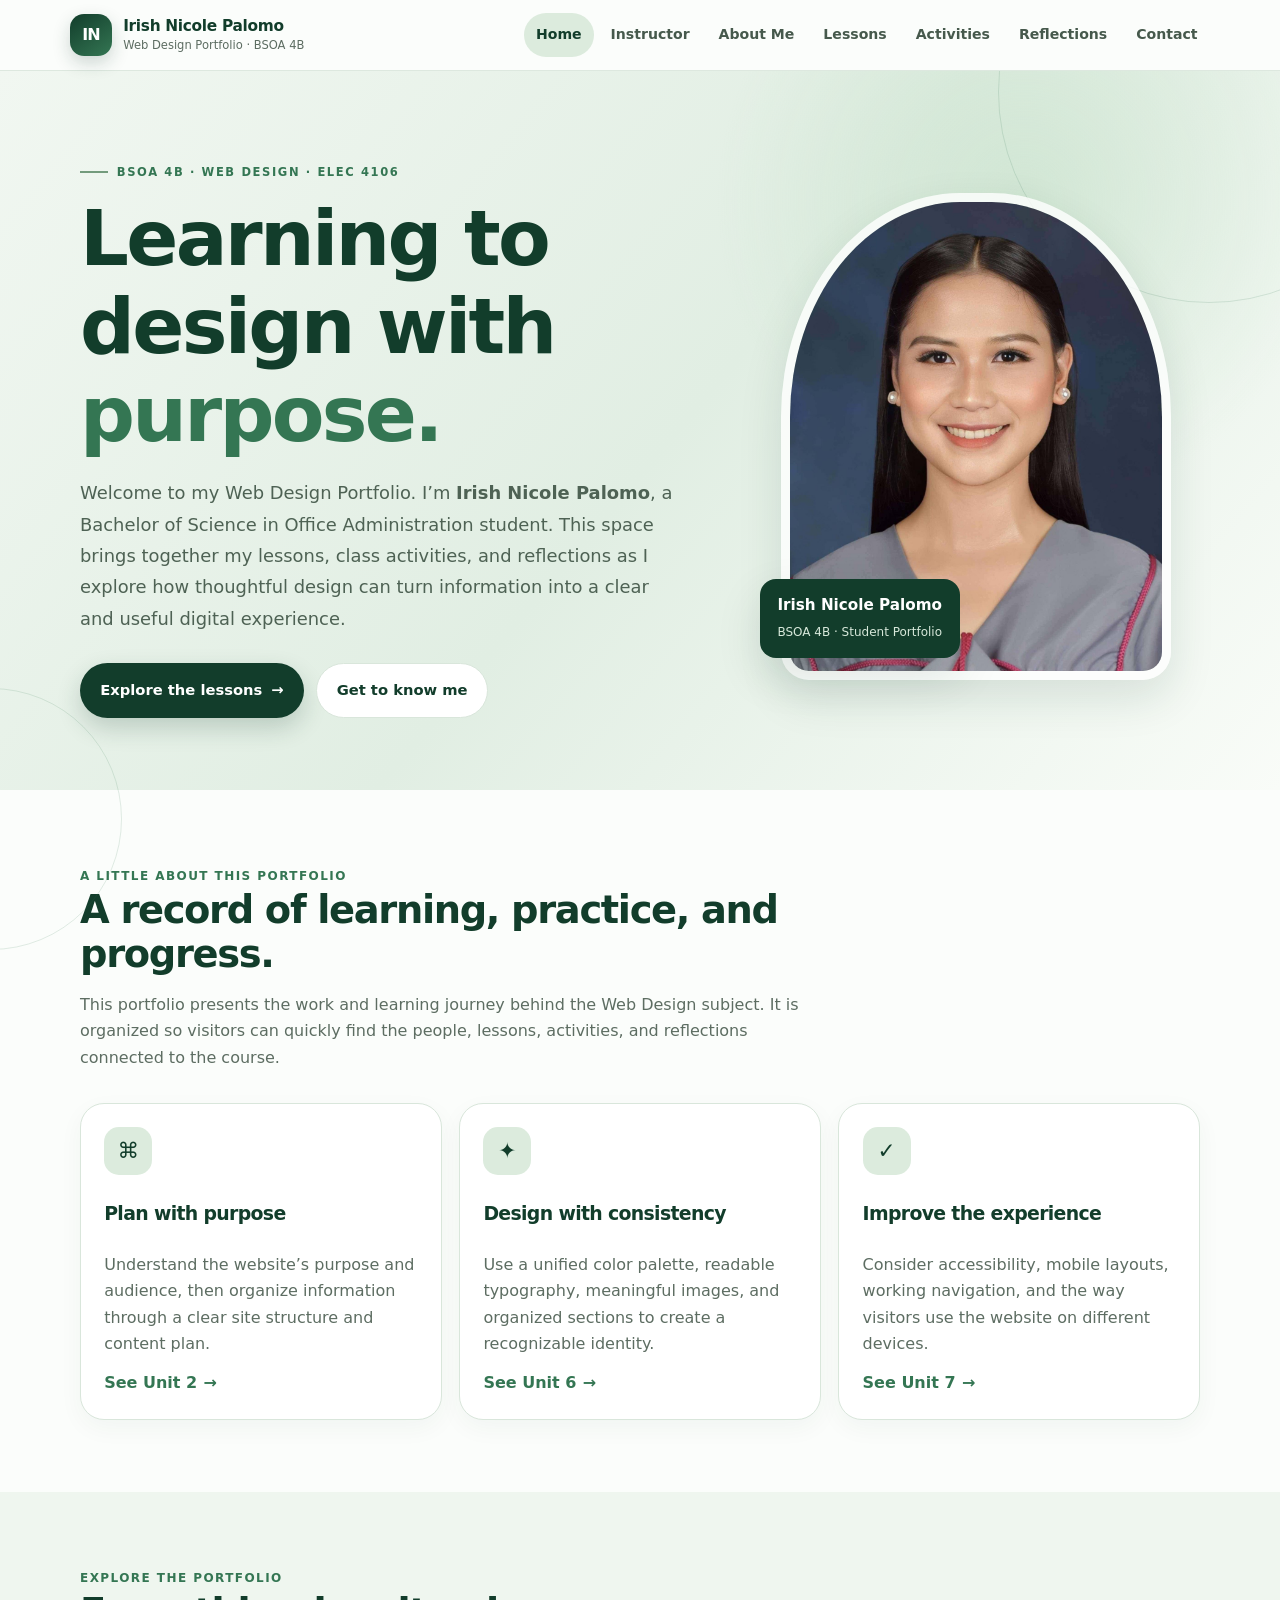
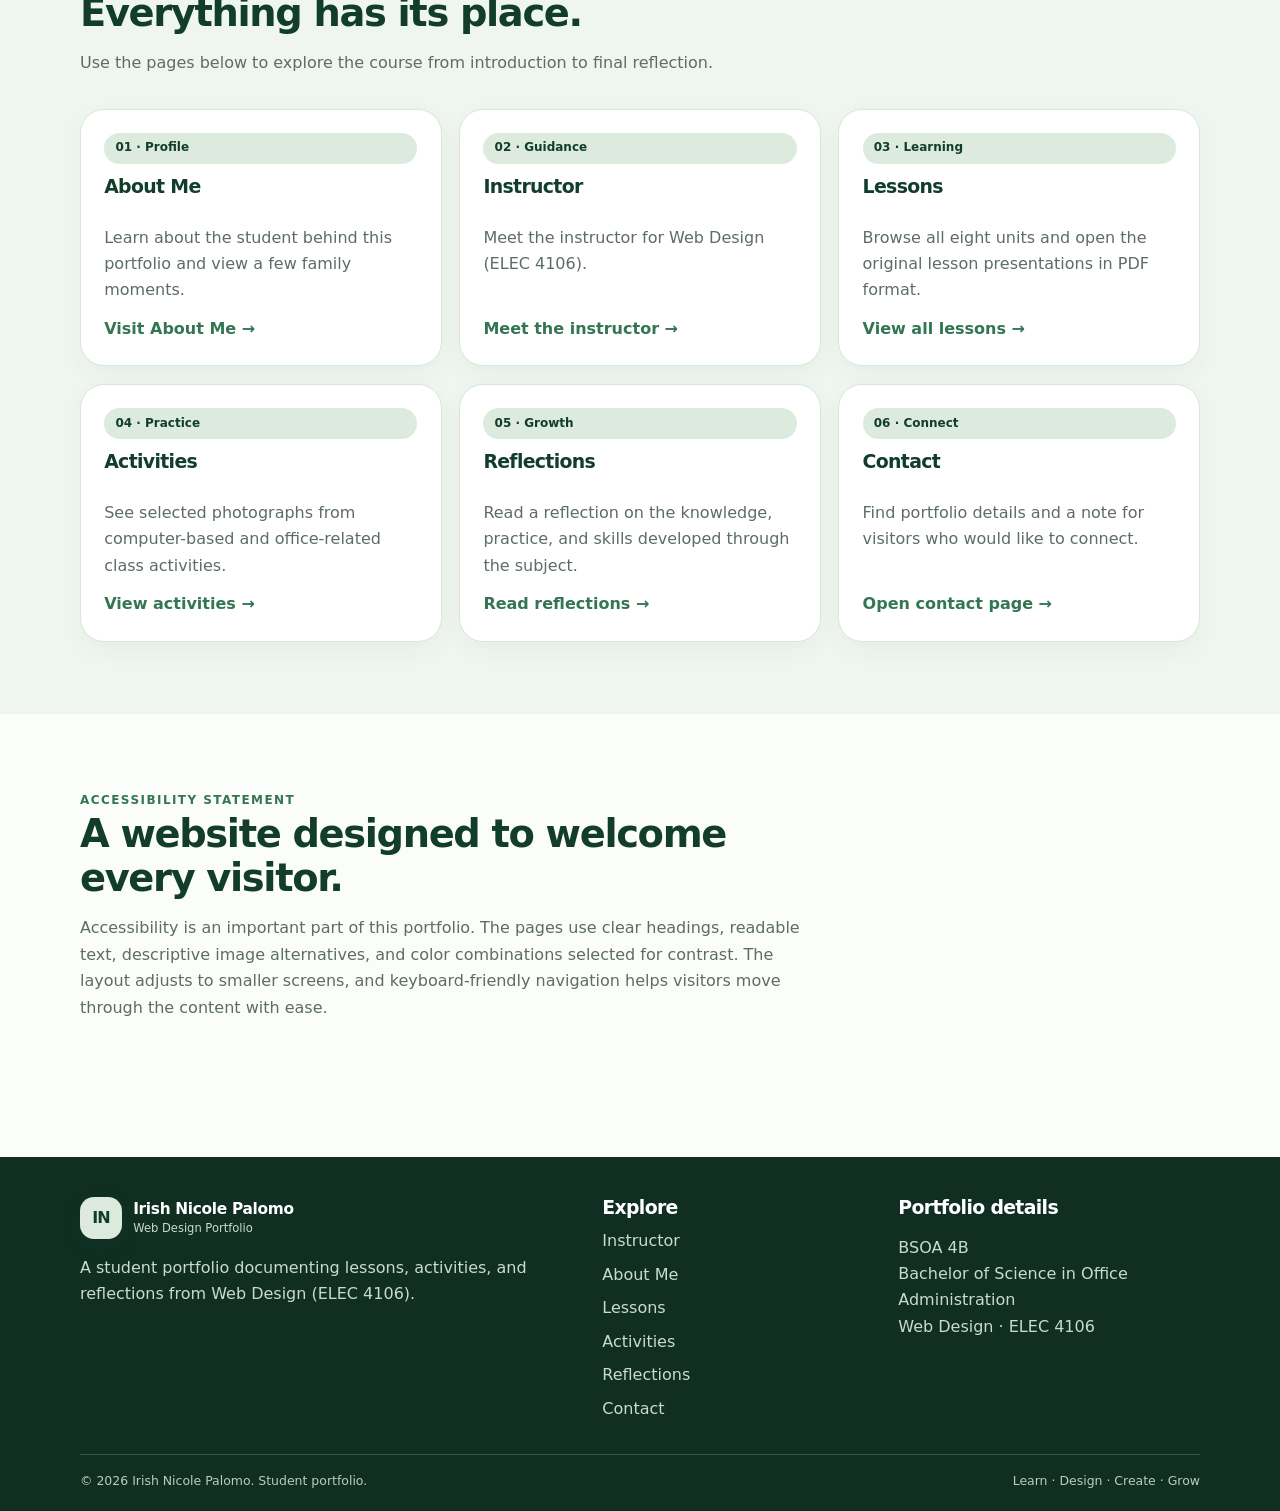
<file: index.html>
<!doctype html>
<html lang="en">
<head>
  <meta charset="utf-8">
  <meta name="viewport" content="width=device-width, initial-scale=1">
  <meta name="description" content="Home — Irish Nicole Palomo's Web Design Portfolio, BSOA 4B.">
  <meta name="theme-color" content="#123d2b">
  <title>Home | Irish Nicole Palomo</title>
  <link rel="stylesheet" href="assets/css/styles.css">
</head>
<body>

<a class="skip-link" href="#main">Skip to main content</a>
<header class="site-header">
  <div class="nav-wrap">
    <a class="brand" href="index.html" aria-label="Irish Nicole Palomo, Web Design Portfolio home">
      <span class="brand-mark" aria-hidden="true">IN</span>
      <span class="brand-copy"><strong>Irish Nicole Palomo</strong><span>Web Design Portfolio · BSOA 4B</span></span>
    </a>
    <button class="menu-toggle" type="button" aria-label="Open navigation" aria-expanded="false" aria-controls="primary-navigation"><span aria-hidden="true">☰</span></button>
    <nav class="nav-links" id="primary-navigation" aria-label="Main navigation"><a href="index.html" aria-current="page">Home</a><a href="instructor.html">Instructor</a><a href="about.html">About Me</a><a href="lessons.html">Lessons</a><a href="activities.html">Activities</a><a href="reflections.html">Reflections</a><a href="contact.html">Contact</a></nav>
  </div>
</header>
<main id="main">

<section class="hero">
  <div class="container hero-grid">
    <div class="hero-copy">
      <span class="eyebrow">BSOA 4B · WEB DESIGN · ELEC 4106</span>
      <h1>Learning to design with <span style="color:var(--leaf)">purpose.</span></h1>
      <p class="lead">Welcome to my Web Design Portfolio. I’m <strong>Irish Nicole Palomo</strong>, a Bachelor of Science in Office Administration student. This space brings together my lessons, class activities, and reflections as I explore how thoughtful design can turn information into a clear and useful digital experience.</p>
      <div class="hero-actions">
        <a class="btn btn-primary" href="lessons.html">Explore the lessons <span aria-hidden="true">→</span></a>
        <a class="btn btn-secondary" href="about.html">Get to know me</a>
      </div>
    </div>
    <div class="hero-photo-wrap">
      <img class="hero-photo" src="assets/images/profile-irish-nicole.jpg" alt="Formal portrait of Irish Nicole Palomo" fetchpriority="high">
      <div class="photo-tag"><strong>Irish Nicole Palomo</strong><span>BSOA 4B · Student Portfolio</span></div>
    </div>
  </div>
</section>

<section class="section">
  <div class="container">
    <div class="section-heading">
      <span class="kicker">A little about this portfolio</span>
      <h2>A record of learning, practice, and progress.</h2>
      <p>This portfolio presents the work and learning journey behind the Web Design subject. It is organized so visitors can quickly find the people, lessons, activities, and reflections connected to the course.</p>
    </div>
    <div class="grid-3">
      <article class="card feature-card">
        <div class="card-icon" aria-hidden="true">⌘</div>
        <h3>Plan with purpose</h3>
        <p>Understand the website’s purpose and audience, then organize information through a clear site structure and content plan.</p>
        <a class="text-link" href="lessons.html#unit-2">See Unit 2 <span aria-hidden="true">→</span></a>
      </article>
      <article class="card feature-card">
        <div class="card-icon" aria-hidden="true">✦</div>
        <h3>Design with consistency</h3>
        <p>Use a unified color palette, readable typography, meaningful images, and organized sections to create a recognizable identity.</p>
        <a class="text-link" href="lessons.html#unit-6">See Unit 6 <span aria-hidden="true">→</span></a>
      </article>
      <article class="card feature-card">
        <div class="card-icon" aria-hidden="true">✓</div>
        <h3>Improve the experience</h3>
        <p>Consider accessibility, mobile layouts, working navigation, and the way visitors use the website on different devices.</p>
        <a class="text-link" href="lessons.html#unit-7">See Unit 7 <span aria-hidden="true">→</span></a>
      </article>
    </div>
  </div>
</section>

<section class="section section-soft">
  <div class="container">
    <div class="section-heading">
      <span class="kicker">Explore the portfolio</span>
      <h2>Everything has its place.</h2>
      <p>Use the pages below to explore the course from introduction to final reflection.</p>
    </div>
    <div class="grid-3">
      <article class="card feature-card"><span class="pill">01 · Profile</span><h3>About Me</h3><p>Learn about the student behind this portfolio and view a few family moments.</p><a class="text-link" href="about.html">Visit About Me →</a></article>
      <article class="card feature-card"><span class="pill">02 · Guidance</span><h3>Instructor</h3><p>Meet the instructor for Web Design (ELEC 4106).</p><a class="text-link" href="instructor.html">Meet the instructor →</a></article>
      <article class="card feature-card"><span class="pill">03 · Learning</span><h3>Lessons</h3><p>Browse all eight units and open the original lesson presentations in PDF format.</p><a class="text-link" href="lessons.html">View all lessons →</a></article>
      <article class="card feature-card"><span class="pill">04 · Practice</span><h3>Activities</h3><p>See selected photographs from computer-based and office-related class activities.</p><a class="text-link" href="activities.html">View activities →</a></article>
      <article class="card feature-card"><span class="pill">05 · Growth</span><h3>Reflections</h3><p>Read a reflection on the knowledge, practice, and skills developed through the subject.</p><a class="text-link" href="reflections.html">Read reflections →</a></article>
      <article class="card feature-card"><span class="pill">06 · Connect</span><h3>Contact</h3><p>Find portfolio details and a note for visitors who would like to connect.</p><a class="text-link" href="contact.html">Open contact page →</a></article>
    </div>
  </div>
</section>

<section class="section">
  <div class="container">
    <div class="section-heading">
      <span class="kicker">Accessibility statement</span>
      <h2>A website designed to welcome every visitor.</h2>
      <p>Accessibility is an important part of this portfolio. The pages use clear headings, readable text, descriptive image alternatives, and color combinations selected for contrast. The layout adjusts to smaller screens, and keyboard-friendly navigation helps visitors move through the content with ease.</p>
    </div>
  </div>
</section>

</main>

<footer class="site-footer">
  <div class="container">
    <div class="footer-grid">
      <div>
        <div class="brand" style="margin-bottom:.8rem">
          <span class="brand-mark" style="background:#dcebdd;color:#123d2b">IN</span>
          <span class="brand-copy"><strong style="color:#fff">Irish Nicole Palomo</strong><span style="color:#c9dbcc">Web Design Portfolio</span></span>
        </div>
        <p>A student portfolio documenting lessons, activities, and reflections from Web Design (ELEC 4106).</p>
      </div>
      <div>
        <h3>Explore</h3>
        <div class="footer-links"><a href="instructor.html">Instructor</a><a href="about.html">About Me</a><a href="lessons.html">Lessons</a><a href="activities.html">Activities</a><a href="reflections.html">Reflections</a><a href="contact.html">Contact</a></div>
      </div>
      <div>
        <h3>Portfolio details</h3>
        <p>BSOA 4B<br>Bachelor of Science in Office Administration<br>Web Design · ELEC 4106</p>
      </div>
    </div>
    <div class="footer-bottom"><span>© 2026 Irish Nicole Palomo. Student portfolio.</span><span>Learn · Design · Create · Grow</span></div>
  </div>
</footer>
<script src="assets/js/main.js"></script>
</body>
</html>
</file>
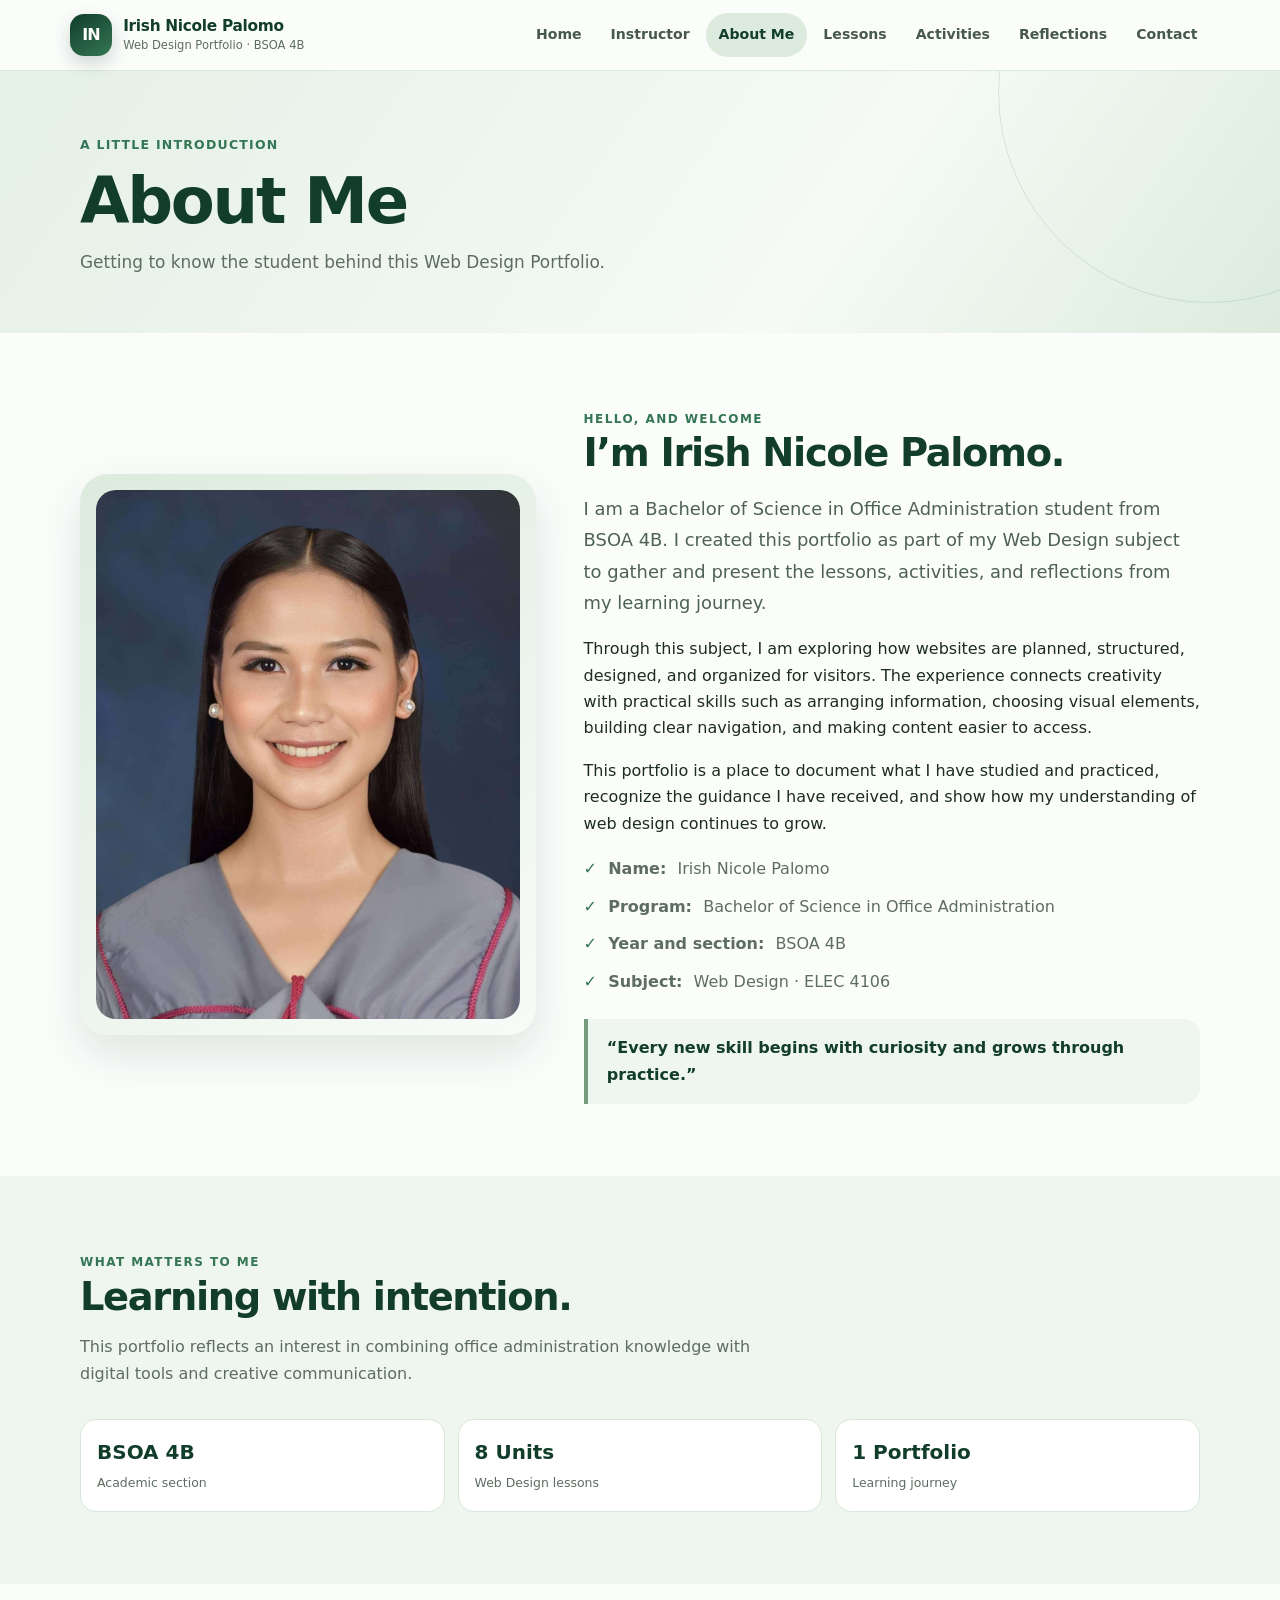
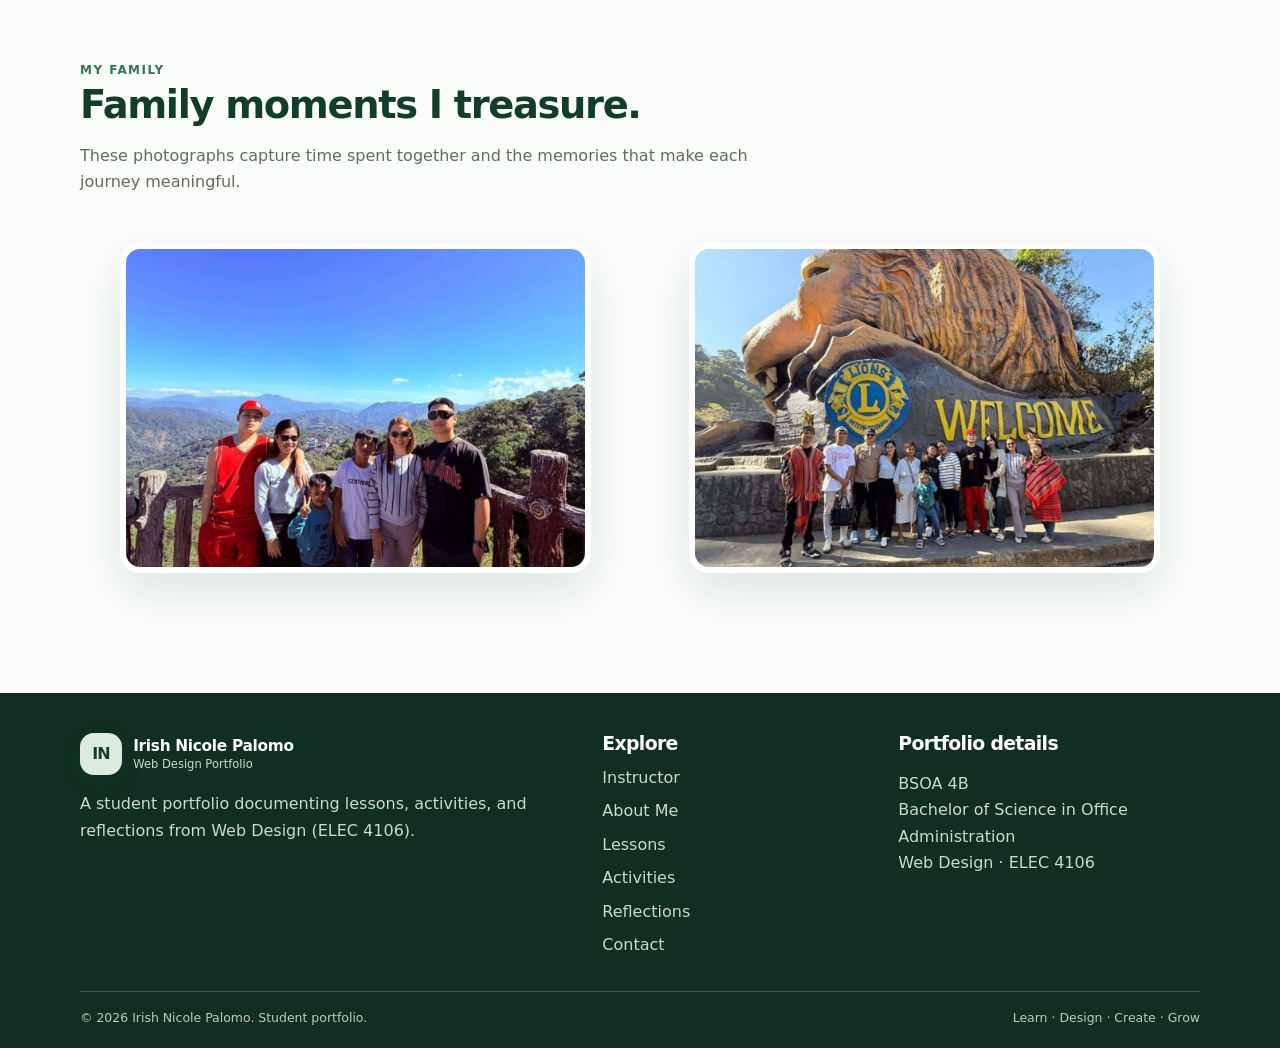
<file: about.html>
<!doctype html>
<html lang="en">
<head>
  <meta charset="utf-8">
  <meta name="viewport" content="width=device-width, initial-scale=1">
  <meta name="description" content="About Me — Irish Nicole Palomo's Web Design Portfolio, BSOA 4B.">
  <meta name="theme-color" content="#123d2b">
  <title>About Me | Irish Nicole Palomo</title>
  <link rel="stylesheet" href="assets/css/styles.css">
</head>
<body>

<a class="skip-link" href="#main">Skip to main content</a>
<header class="site-header">
  <div class="nav-wrap">
    <a class="brand" href="index.html" aria-label="Irish Nicole Palomo, Web Design Portfolio home">
      <span class="brand-mark" aria-hidden="true">IN</span>
      <span class="brand-copy"><strong>Irish Nicole Palomo</strong><span>Web Design Portfolio · BSOA 4B</span></span>
    </a>
    <button class="menu-toggle" type="button" aria-label="Open navigation" aria-expanded="false" aria-controls="primary-navigation"><span aria-hidden="true">☰</span></button>
    <nav class="nav-links" id="primary-navigation" aria-label="Main navigation"><a href="index.html">Home</a><a href="instructor.html">Instructor</a><a href="about.html" aria-current="page">About Me</a><a href="lessons.html">Lessons</a><a href="activities.html">Activities</a><a href="reflections.html">Reflections</a><a href="contact.html">Contact</a></nav>
  </div>
</header>
<main id="main">

<section class="page-hero"><div class="container"><div class="breadcrumb">A little introduction</div><h1>About Me</h1><p>Getting to know the student behind this Web Design Portfolio.</p></div></section>
<section class="section"><div class="container split">
  <div class="portrait-card"><img src="assets/images/profile-irish-nicole.jpg" alt="Formal portrait of Irish Nicole Palomo"></div>
  <div>
    <span class="kicker">Hello, and welcome</span><h2>I’m Irish Nicole Palomo.</h2>
    <p class="lead">I am a Bachelor of Science in Office Administration student from BSOA 4B. I created this portfolio as part of my Web Design subject to gather and present the lessons, activities, and reflections from my learning journey.</p>
    <p>Through this subject, I am exploring how websites are planned, structured, designed, and organized for visitors. The experience connects creativity with practical skills such as arranging information, choosing visual elements, building clear navigation, and making content easier to access.</p>
    <p>This portfolio is a place to document what I have studied and practiced, recognize the guidance I have received, and show how my understanding of web design continues to grow.</p>
    <ul class="info-list">
      <li><strong>Name:</strong> Irish Nicole Palomo</li>
      <li><strong>Program:</strong> Bachelor of Science in Office Administration</li>
      <li><strong>Year and section:</strong> BSOA 4B</li>
      <li><strong>Subject:</strong> Web Design · ELEC 4106</li>
    </ul>
    <div class="quote">“Every new skill begins with curiosity and grows through practice.”</div>
  </div>
</div></section>
<section class="section section-soft"><div class="container">
  <div class="section-heading"><span class="kicker">What matters to me</span><h2>Learning with intention.</h2><p>This portfolio reflects an interest in combining office administration knowledge with digital tools and creative communication.</p></div>
  <div class="stat-row">
    <div class="stat"><strong>BSOA 4B</strong><span>Academic section</span></div>
    <div class="stat"><strong>8 Units</strong><span>Web Design lessons</span></div>
    <div class="stat"><strong>1 Portfolio</strong><span>Learning journey</span></div>
  </div>
</div></section>
<section class="section"><div class="container">
  <div class="section-heading"><span class="kicker">My family</span><h2>Family moments I treasure.</h2><p>These photographs capture time spent together and the memories that make each journey meaningful.</p></div>
  <div class="family-gallery">
    <figure><img src="assets/images/family-portrait-mountain.jpg" alt="Family members standing together at a scenic mountain viewpoint"></figure>
    <figure><img src="assets/images/family-trip-lion-landmark.jpg" alt="Family group posing in front of a large lion landmark sculpture"></figure>
  </div>
</div></section>

</main>

<footer class="site-footer">
  <div class="container">
    <div class="footer-grid">
      <div>
        <div class="brand" style="margin-bottom:.8rem">
          <span class="brand-mark" style="background:#dcebdd;color:#123d2b">IN</span>
          <span class="brand-copy"><strong style="color:#fff">Irish Nicole Palomo</strong><span style="color:#c9dbcc">Web Design Portfolio</span></span>
        </div>
        <p>A student portfolio documenting lessons, activities, and reflections from Web Design (ELEC 4106).</p>
      </div>
      <div>
        <h3>Explore</h3>
        <div class="footer-links"><a href="instructor.html">Instructor</a><a href="about.html">About Me</a><a href="lessons.html">Lessons</a><a href="activities.html">Activities</a><a href="reflections.html">Reflections</a><a href="contact.html">Contact</a></div>
      </div>
      <div>
        <h3>Portfolio details</h3>
        <p>BSOA 4B<br>Bachelor of Science in Office Administration<br>Web Design · ELEC 4106</p>
      </div>
    </div>
    <div class="footer-bottom"><span>© 2026 Irish Nicole Palomo. Student portfolio.</span><span>Learn · Design · Create · Grow</span></div>
  </div>
</footer>
<script src="assets/js/main.js"></script>
</body>
</html>
</file>
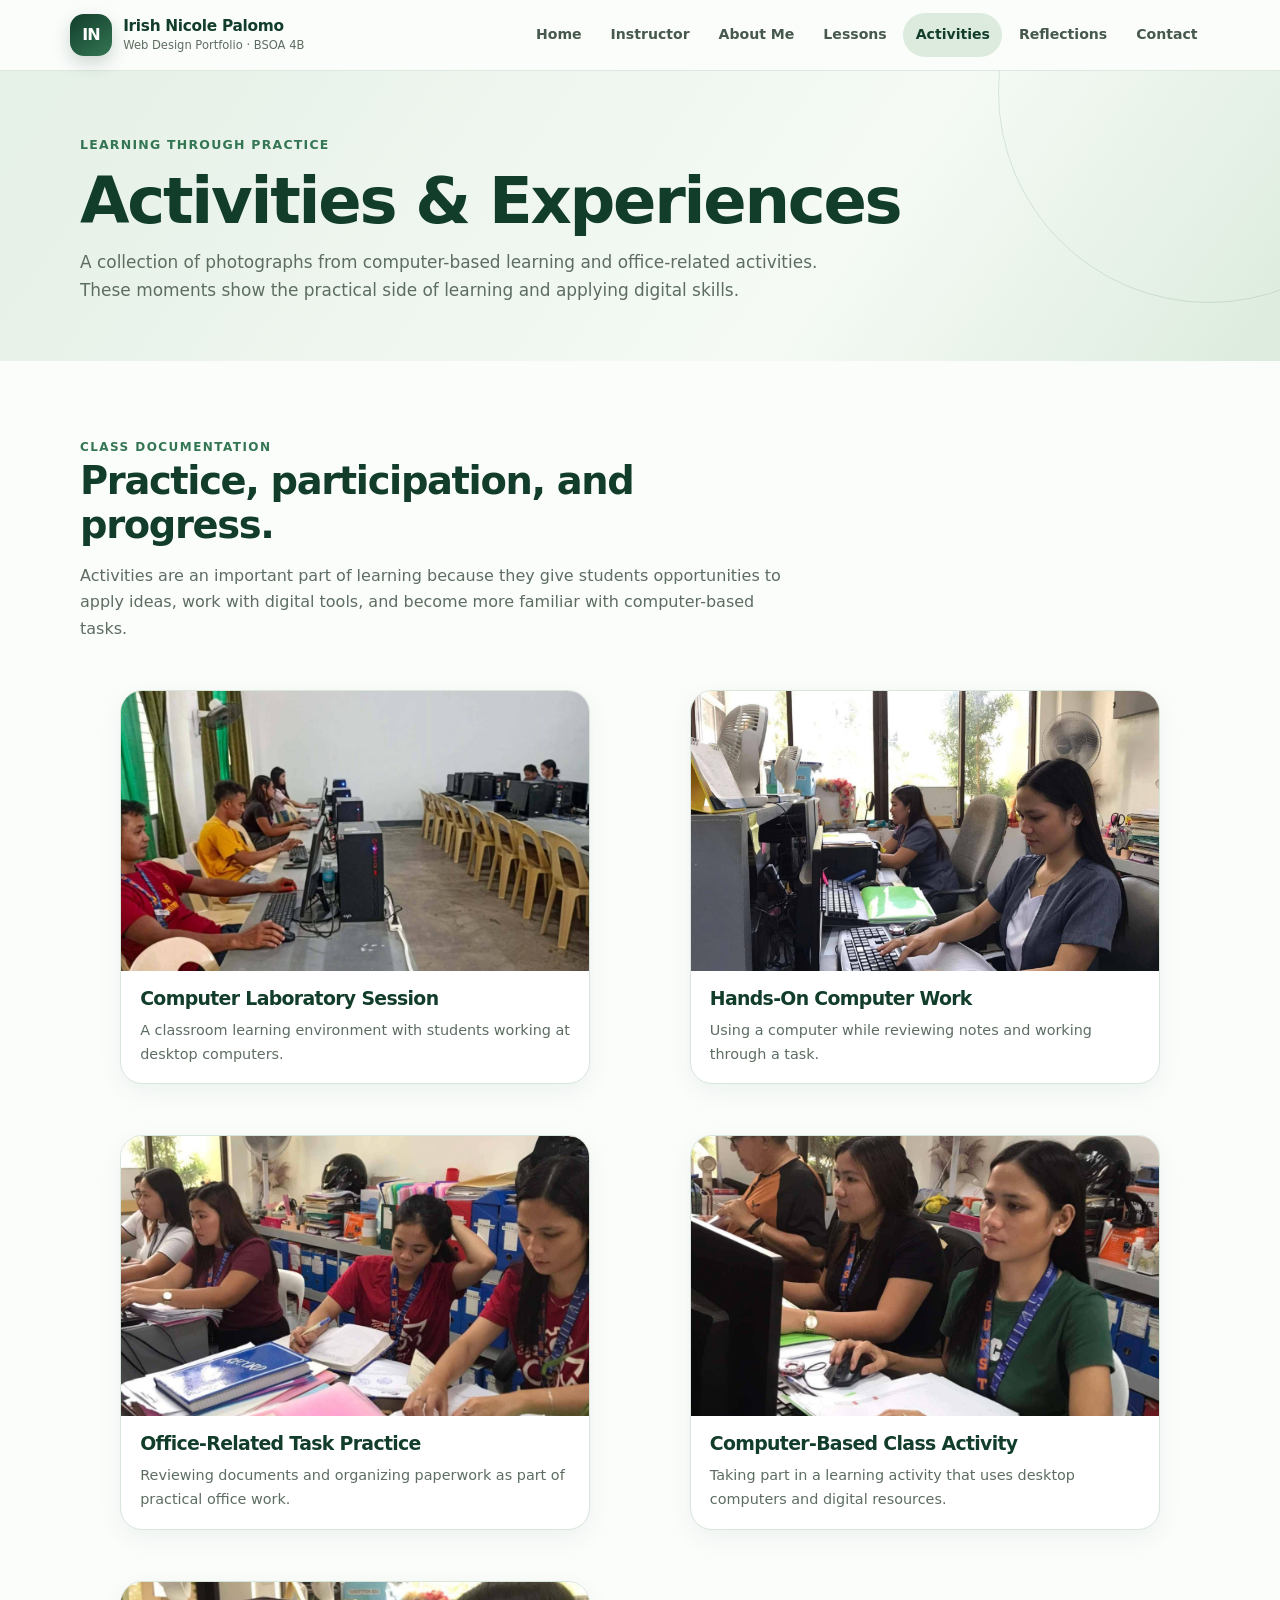
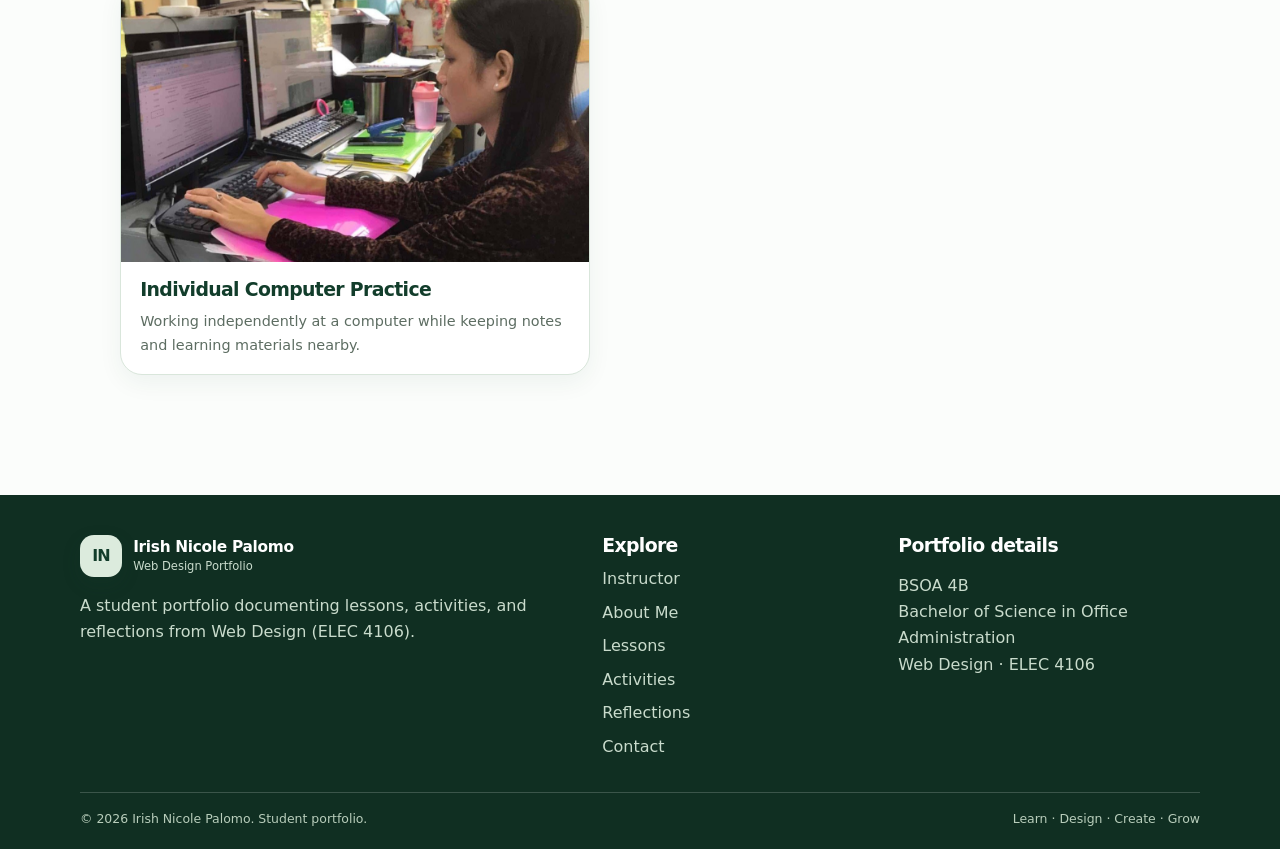
<file: activities.html>
<!doctype html>
<html lang="en">
<head>
  <meta charset="utf-8">
  <meta name="viewport" content="width=device-width, initial-scale=1">
  <meta name="description" content="Activities — Irish Nicole Palomo's Web Design Portfolio, BSOA 4B.">
  <meta name="theme-color" content="#123d2b">
  <title>Activities | Irish Nicole Palomo</title>
  <link rel="stylesheet" href="assets/css/styles.css">
</head>
<body>

<a class="skip-link" href="#main">Skip to main content</a>
<header class="site-header">
  <div class="nav-wrap">
    <a class="brand" href="index.html" aria-label="Irish Nicole Palomo, Web Design Portfolio home">
      <span class="brand-mark" aria-hidden="true">IN</span>
      <span class="brand-copy"><strong>Irish Nicole Palomo</strong><span>Web Design Portfolio · BSOA 4B</span></span>
    </a>
    <button class="menu-toggle" type="button" aria-label="Open navigation" aria-expanded="false" aria-controls="primary-navigation"><span aria-hidden="true">☰</span></button>
    <nav class="nav-links" id="primary-navigation" aria-label="Main navigation"><a href="index.html">Home</a><a href="instructor.html">Instructor</a><a href="about.html">About Me</a><a href="lessons.html">Lessons</a><a href="activities.html" aria-current="page">Activities</a><a href="reflections.html">Reflections</a><a href="contact.html">Contact</a></nav>
  </div>
</header>
<main id="main">

<section class="page-hero"><div class="container"><div class="breadcrumb">Learning through practice</div><h1>Activities & Experiences</h1><p>A collection of photographs from computer-based learning and office-related activities. These moments show the practical side of learning and applying digital skills.</p></div></section>
<section class="section"><div class="container">
  <div class="section-heading"><span class="kicker">Class documentation</span><h2>Practice, participation, and progress.</h2><p>Activities are an important part of learning because they give students opportunities to apply ideas, work with digital tools, and become more familiar with computer-based tasks.</p></div>
  <div class="activity-grid">
    <figure class="activity-card"><img src="assets/images/activity-computer-lab.jpg" alt="Students and an instructor working at desktop computers in a computer laboratory"><div><h3>Computer Laboratory Session</h3><p>A classroom learning environment with students working at desktop computers.</p></div></figure>
    <figure class="activity-card"><img src="assets/images/activity-office-computer.jpg" alt="Student using a desktop computer while referring to printed notes"><div><h3>Hands-On Computer Work</h3><p>Using a computer while reviewing notes and working through a task.</p></div></figure>
    <figure class="activity-card"><img src="assets/images/activity-paperwork.jpg" alt="Students reviewing documents and organizing paperwork at an office desk"><div><h3>Office-Related Task Practice</h3><p>Reviewing documents and organizing paperwork as part of practical office work.</p></div></figure>
    <figure class="activity-card"><img src="assets/images/activity-class-computers.jpg" alt="Students seated at desktop computers during a computer-based class activity"><div><h3>Computer-Based Class Activity</h3><p>Taking part in a learning activity that uses desktop computers and digital resources.</p></div></figure>
    <figure class="activity-card"><img src="assets/images/activity-individual-work.jpg" alt="Student typing at a desktop computer with a notebook open on the desk"><div><h3>Individual Computer Practice</h3><p>Working independently at a computer while keeping notes and learning materials nearby.</p></div></figure>
  </div>
</div></section>

</main>

<footer class="site-footer">
  <div class="container">
    <div class="footer-grid">
      <div>
        <div class="brand" style="margin-bottom:.8rem">
          <span class="brand-mark" style="background:#dcebdd;color:#123d2b">IN</span>
          <span class="brand-copy"><strong style="color:#fff">Irish Nicole Palomo</strong><span style="color:#c9dbcc">Web Design Portfolio</span></span>
        </div>
        <p>A student portfolio documenting lessons, activities, and reflections from Web Design (ELEC 4106).</p>
      </div>
      <div>
        <h3>Explore</h3>
        <div class="footer-links"><a href="instructor.html">Instructor</a><a href="about.html">About Me</a><a href="lessons.html">Lessons</a><a href="activities.html">Activities</a><a href="reflections.html">Reflections</a><a href="contact.html">Contact</a></div>
      </div>
      <div>
        <h3>Portfolio details</h3>
        <p>BSOA 4B<br>Bachelor of Science in Office Administration<br>Web Design · ELEC 4106</p>
      </div>
    </div>
    <div class="footer-bottom"><span>© 2026 Irish Nicole Palomo. Student portfolio.</span><span>Learn · Design · Create · Grow</span></div>
  </div>
</footer>
<script src="assets/js/main.js"></script>
</body>
</html>
</file>
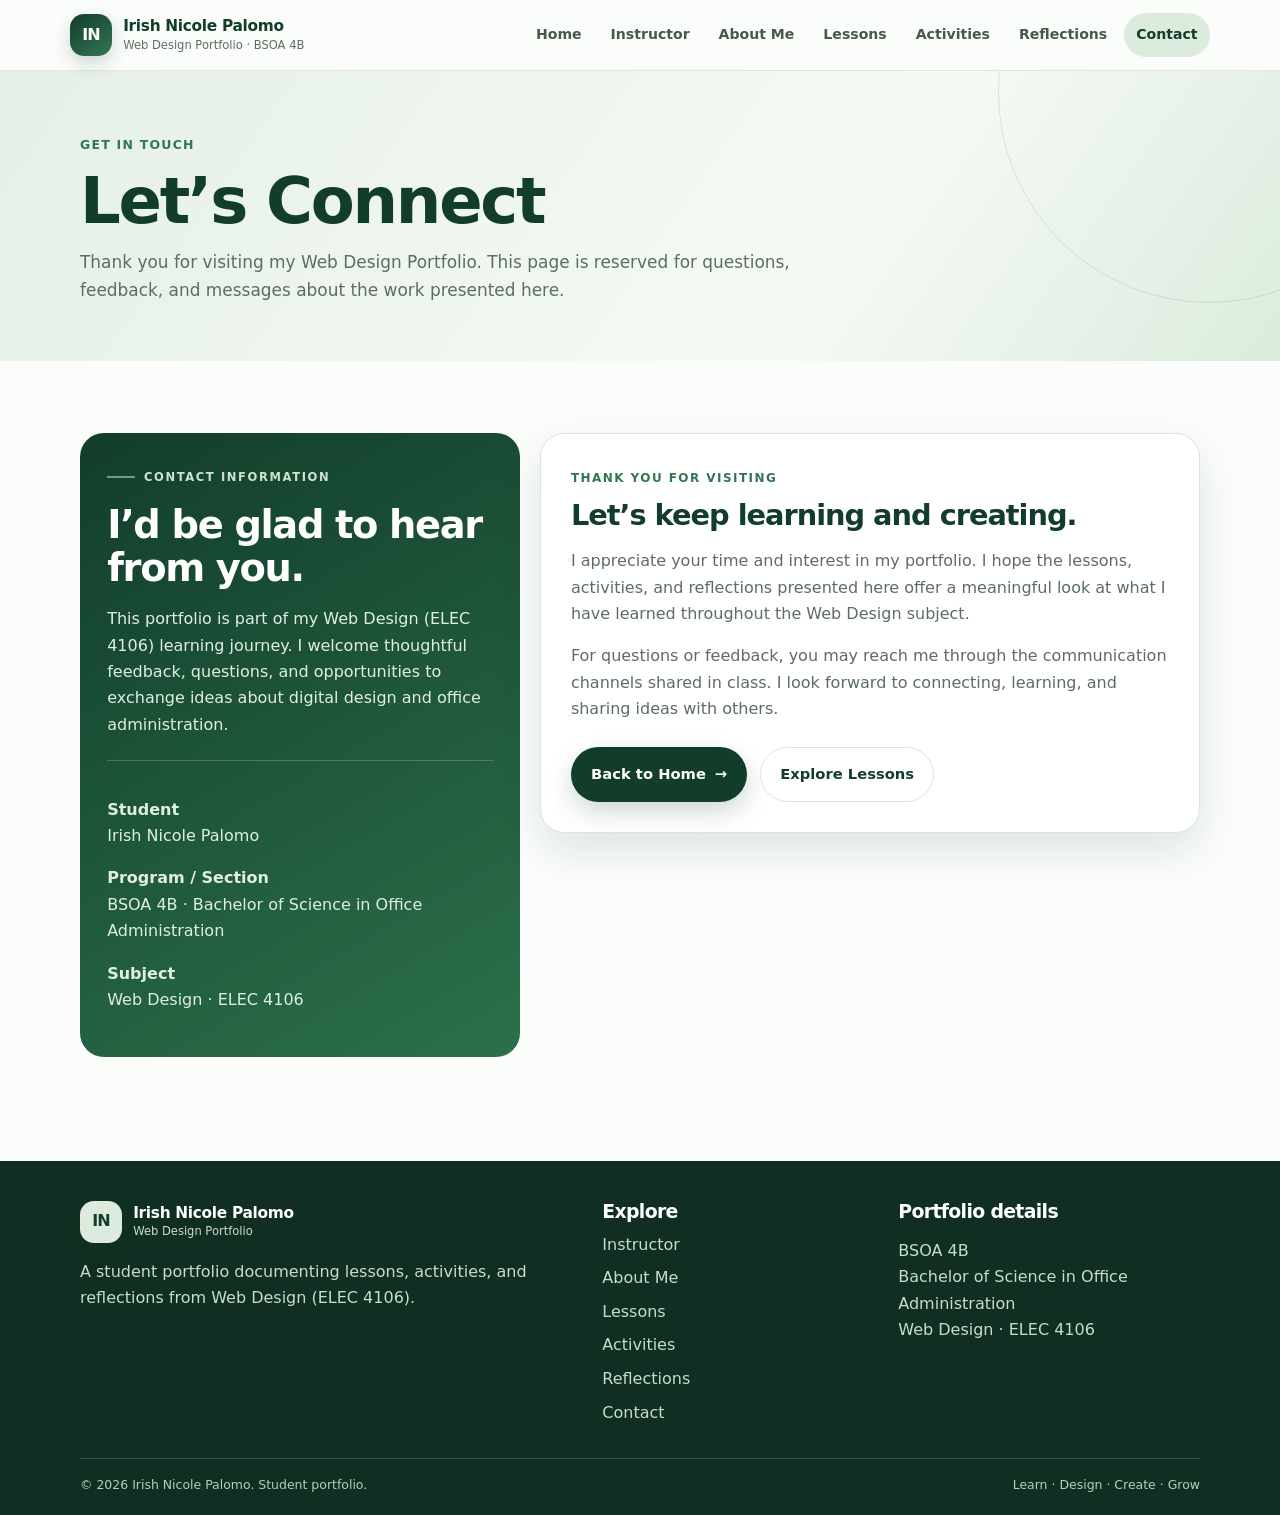
<file: contact.html>
<!doctype html>
<html lang="en">
<head>
  <meta charset="utf-8">
  <meta name="viewport" content="width=device-width, initial-scale=1">
  <meta name="description" content="Contact — Irish Nicole Palomo's Web Design Portfolio, BSOA 4B.">
  <meta name="theme-color" content="#123d2b">
  <title>Contact | Irish Nicole Palomo</title>
  <link rel="stylesheet" href="assets/css/styles.css">
</head>
<body>

<a class="skip-link" href="#main">Skip to main content</a>
<header class="site-header">
  <div class="nav-wrap">
    <a class="brand" href="index.html" aria-label="Irish Nicole Palomo, Web Design Portfolio home">
      <span class="brand-mark" aria-hidden="true">IN</span>
      <span class="brand-copy"><strong>Irish Nicole Palomo</strong><span>Web Design Portfolio · BSOA 4B</span></span>
    </a>
    <button class="menu-toggle" type="button" aria-label="Open navigation" aria-expanded="false" aria-controls="primary-navigation"><span aria-hidden="true">☰</span></button>
    <nav class="nav-links" id="primary-navigation" aria-label="Main navigation"><a href="index.html">Home</a><a href="instructor.html">Instructor</a><a href="about.html">About Me</a><a href="lessons.html">Lessons</a><a href="activities.html">Activities</a><a href="reflections.html">Reflections</a><a href="contact.html" aria-current="page">Contact</a></nav>
  </div>
</header>
<main id="main">

<section class="page-hero"><div class="container"><div class="breadcrumb">Get in touch</div><h1>Let’s Connect</h1><p>Thank you for visiting my Web Design Portfolio. This page is reserved for questions, feedback, and messages about the work presented here.</p></div></section>
<section class="section"><div class="container contact-layout">
  <aside class="contact-panel">
    <span class="eyebrow" style="color:#cce4cf">Contact information</span>
    <h2 style="margin-top:1rem">I’d be glad to hear from you.</h2>
    <p>This portfolio is part of my Web Design (ELEC 4106) learning journey. I welcome thoughtful feedback, questions, and opportunities to exchange ideas about digital design and office administration.</p>
    <div style="border-top:1px solid rgba(255,255,255,.2);margin-top:1.4rem;padding-top:1.2rem">
      <p><strong>Student</strong><br>Irish Nicole Palomo</p>
      <p><strong>Program / Section</strong><br>BSOA 4B · Bachelor of Science in Office Administration</p>
      <p><strong>Subject</strong><br>Web Design · ELEC 4106</p>
    </div>
  </aside>
  <section class="contact-card" aria-labelledby="message-heading">
    <span class="kicker">Thank you for visiting</span>
    <h2 id="message-heading" style="font-size:1.8rem;margin-top:.55rem">Let’s keep learning and creating.</h2>
    <p>I appreciate your time and interest in my portfolio. I hope the lessons, activities, and reflections presented here offer a meaningful look at what I have learned throughout the Web Design subject.</p>
    <p>For questions or feedback, you may reach me through the communication channels shared in class. I look forward to connecting, learning, and sharing ideas with others.</p>
    <div class="hero-actions" style="margin-top:1.5rem">
      <a class="btn btn-primary" href="index.html">Back to Home <span aria-hidden="true">→</span></a>
      <a class="btn btn-secondary" href="lessons.html">Explore Lessons</a>
    </div>
  </section>
</div></section>

</main>

<footer class="site-footer">
  <div class="container">
    <div class="footer-grid">
      <div>
        <div class="brand" style="margin-bottom:.8rem">
          <span class="brand-mark" style="background:#dcebdd;color:#123d2b">IN</span>
          <span class="brand-copy"><strong style="color:#fff">Irish Nicole Palomo</strong><span style="color:#c9dbcc">Web Design Portfolio</span></span>
        </div>
        <p>A student portfolio documenting lessons, activities, and reflections from Web Design (ELEC 4106).</p>
      </div>
      <div>
        <h3>Explore</h3>
        <div class="footer-links"><a href="instructor.html">Instructor</a><a href="about.html">About Me</a><a href="lessons.html">Lessons</a><a href="activities.html">Activities</a><a href="reflections.html">Reflections</a><a href="contact.html">Contact</a></div>
      </div>
      <div>
        <h3>Portfolio details</h3>
        <p>BSOA 4B<br>Bachelor of Science in Office Administration<br>Web Design · ELEC 4106</p>
      </div>
    </div>
    <div class="footer-bottom"><span>© 2026 Irish Nicole Palomo. Student portfolio.</span><span>Learn · Design · Create · Grow</span></div>
  </div>
</footer>
<script src="assets/js/main.js"></script>
</body>
</html>
</file>
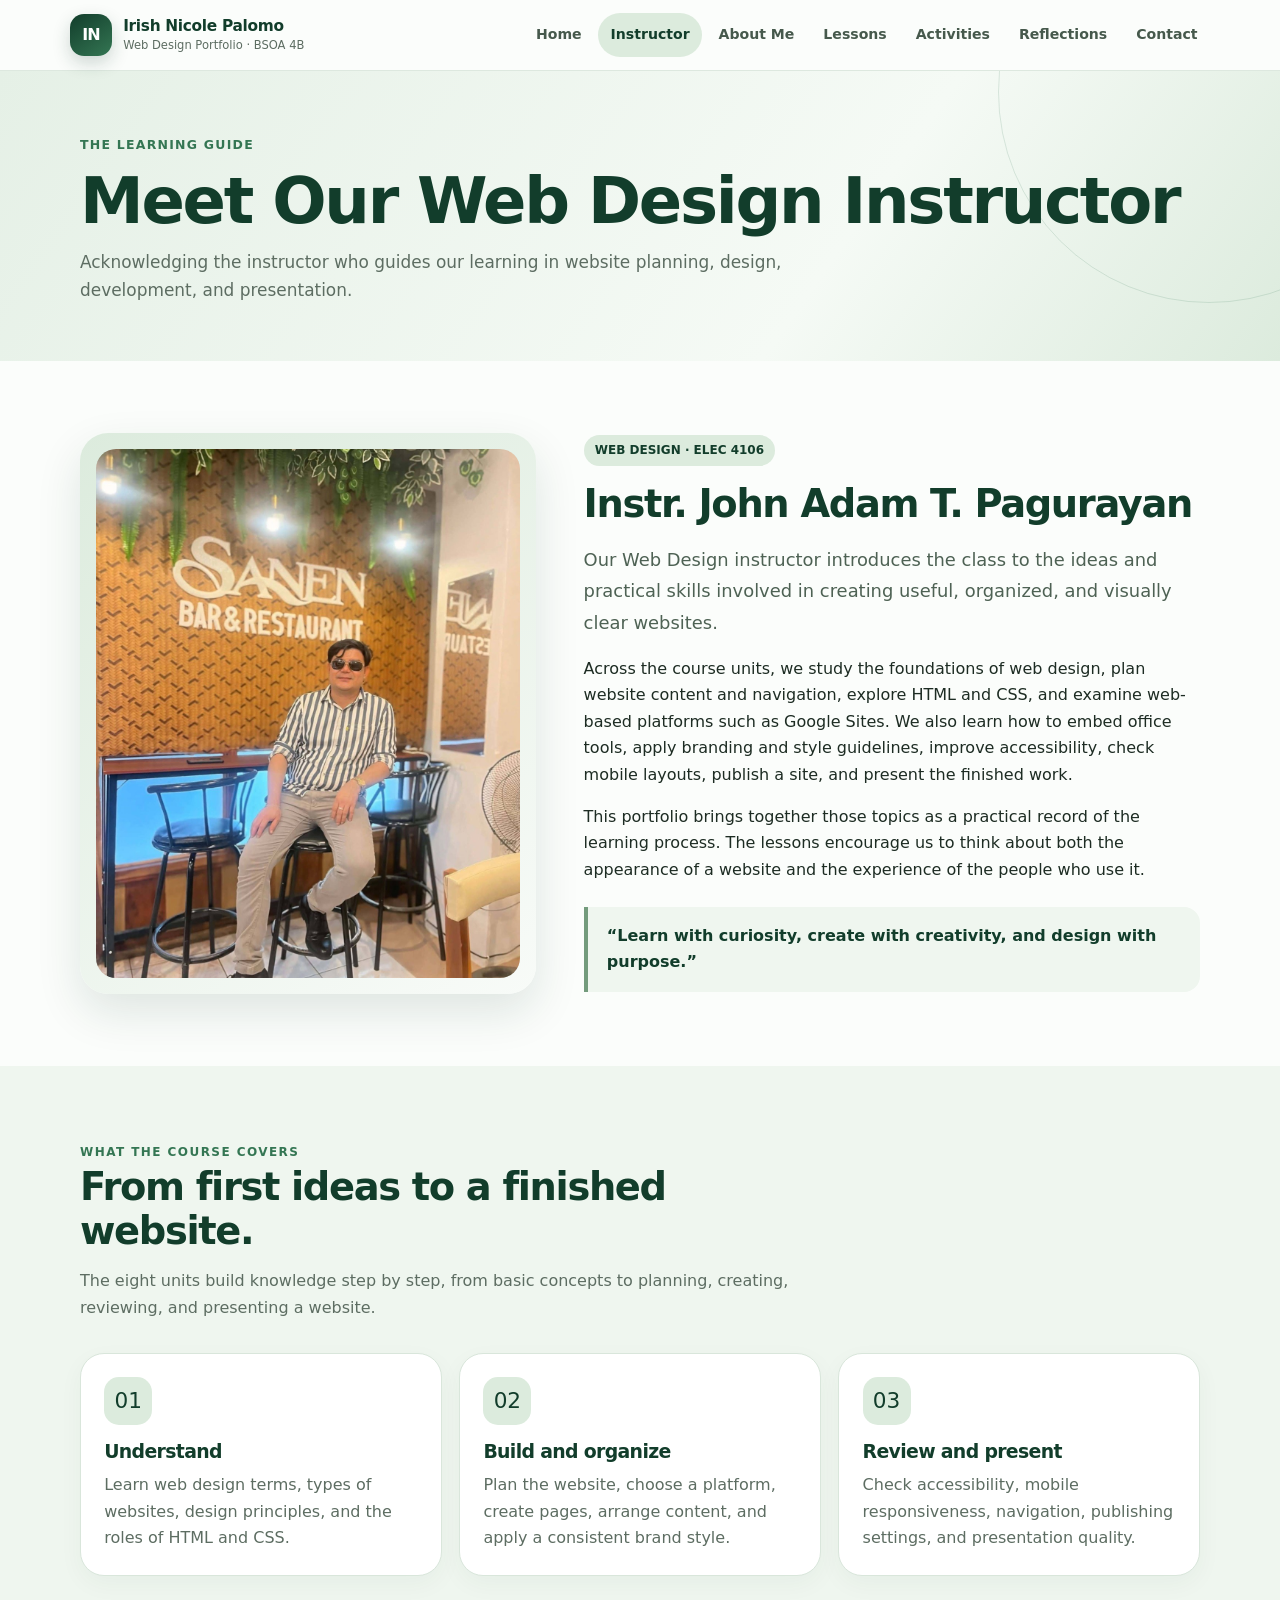
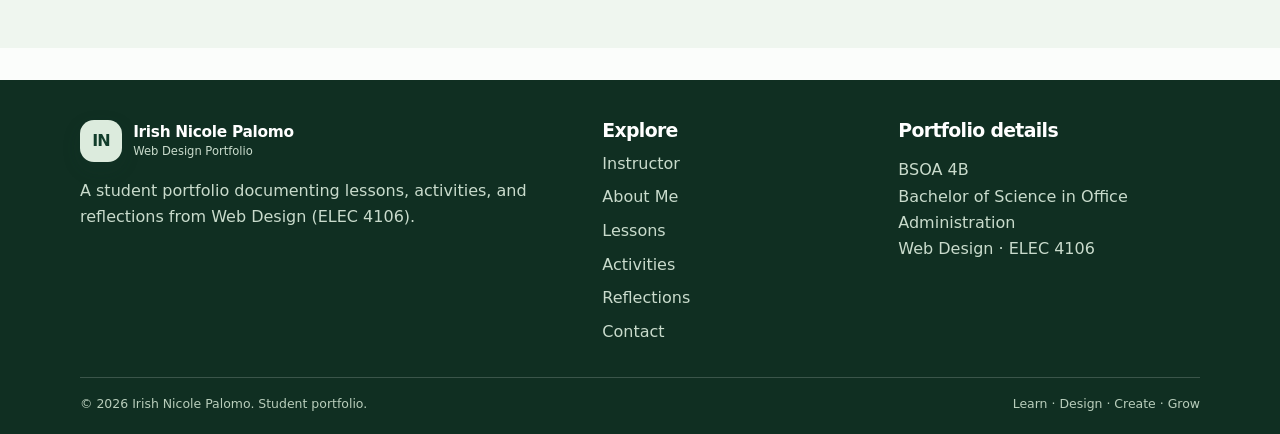
<file: instructor.html>
<!doctype html>
<html lang="en">
<head>
  <meta charset="utf-8">
  <meta name="viewport" content="width=device-width, initial-scale=1">
  <meta name="description" content="Instructor — Irish Nicole Palomo's Web Design Portfolio, BSOA 4B.">
  <meta name="theme-color" content="#123d2b">
  <title>Instructor | Irish Nicole Palomo</title>
  <link rel="stylesheet" href="assets/css/styles.css">
</head>
<body>

<a class="skip-link" href="#main">Skip to main content</a>
<header class="site-header">
  <div class="nav-wrap">
    <a class="brand" href="index.html" aria-label="Irish Nicole Palomo, Web Design Portfolio home">
      <span class="brand-mark" aria-hidden="true">IN</span>
      <span class="brand-copy"><strong>Irish Nicole Palomo</strong><span>Web Design Portfolio · BSOA 4B</span></span>
    </a>
    <button class="menu-toggle" type="button" aria-label="Open navigation" aria-expanded="false" aria-controls="primary-navigation"><span aria-hidden="true">☰</span></button>
    <nav class="nav-links" id="primary-navigation" aria-label="Main navigation"><a href="index.html">Home</a><a href="instructor.html" aria-current="page">Instructor</a><a href="about.html">About Me</a><a href="lessons.html">Lessons</a><a href="activities.html">Activities</a><a href="reflections.html">Reflections</a><a href="contact.html">Contact</a></nav>
  </div>
</header>
<main id="main">

<section class="page-hero"><div class="container"><div class="breadcrumb">The learning guide</div><h1>Meet Our Web Design Instructor</h1><p>Acknowledging the instructor who guides our learning in website planning, design, development, and presentation.</p></div></section>
<section class="section"><div class="container split">
  <div class="portrait-card"><img src="assets/images/instructor-john-pagurayan.jpg" alt="Photograph of Web Design instructor John Adam T. Pagurayan"></div>
  <div>
    <span class="pill">WEB DESIGN · ELEC 4106</span>
    <h2 style="margin-top:1rem">Instr. John Adam T. Pagurayan</h2>
    <p class="lead">Our Web Design instructor introduces the class to the ideas and practical skills involved in creating useful, organized, and visually clear websites.</p>
    <p>Across the course units, we study the foundations of web design, plan website content and navigation, explore HTML and CSS, and examine web-based platforms such as Google Sites. We also learn how to embed office tools, apply branding and style guidelines, improve accessibility, check mobile layouts, publish a site, and present the finished work.</p>
    <p>This portfolio brings together those topics as a practical record of the learning process. The lessons encourage us to think about both the appearance of a website and the experience of the people who use it.</p>
    <div class="quote">“Learn with curiosity, create with creativity, and design with purpose.”</div>
  </div>
</div></section>
<section class="section section-soft"><div class="container"><div class="section-heading"><span class="kicker">What the course covers</span><h2>From first ideas to a finished website.</h2><p>The eight units build knowledge step by step, from basic concepts to planning, creating, reviewing, and presenting a website.</p></div>
<div class="grid-3">
  <article class="card"><div class="card-icon">01</div><h3>Understand</h3><p>Learn web design terms, types of websites, design principles, and the roles of HTML and CSS.</p></article>
  <article class="card"><div class="card-icon">02</div><h3>Build and organize</h3><p>Plan the website, choose a platform, create pages, arrange content, and apply a consistent brand style.</p></article>
  <article class="card"><div class="card-icon">03</div><h3>Review and present</h3><p>Check accessibility, mobile responsiveness, navigation, publishing settings, and presentation quality.</p></article>
</div></div></section>

</main>

<footer class="site-footer">
  <div class="container">
    <div class="footer-grid">
      <div>
        <div class="brand" style="margin-bottom:.8rem">
          <span class="brand-mark" style="background:#dcebdd;color:#123d2b">IN</span>
          <span class="brand-copy"><strong style="color:#fff">Irish Nicole Palomo</strong><span style="color:#c9dbcc">Web Design Portfolio</span></span>
        </div>
        <p>A student portfolio documenting lessons, activities, and reflections from Web Design (ELEC 4106).</p>
      </div>
      <div>
        <h3>Explore</h3>
        <div class="footer-links"><a href="instructor.html">Instructor</a><a href="about.html">About Me</a><a href="lessons.html">Lessons</a><a href="activities.html">Activities</a><a href="reflections.html">Reflections</a><a href="contact.html">Contact</a></div>
      </div>
      <div>
        <h3>Portfolio details</h3>
        <p>BSOA 4B<br>Bachelor of Science in Office Administration<br>Web Design · ELEC 4106</p>
      </div>
    </div>
    <div class="footer-bottom"><span>© 2026 Irish Nicole Palomo. Student portfolio.</span><span>Learn · Design · Create · Grow</span></div>
  </div>
</footer>
<script src="assets/js/main.js"></script>
</body>
</html>
</file>
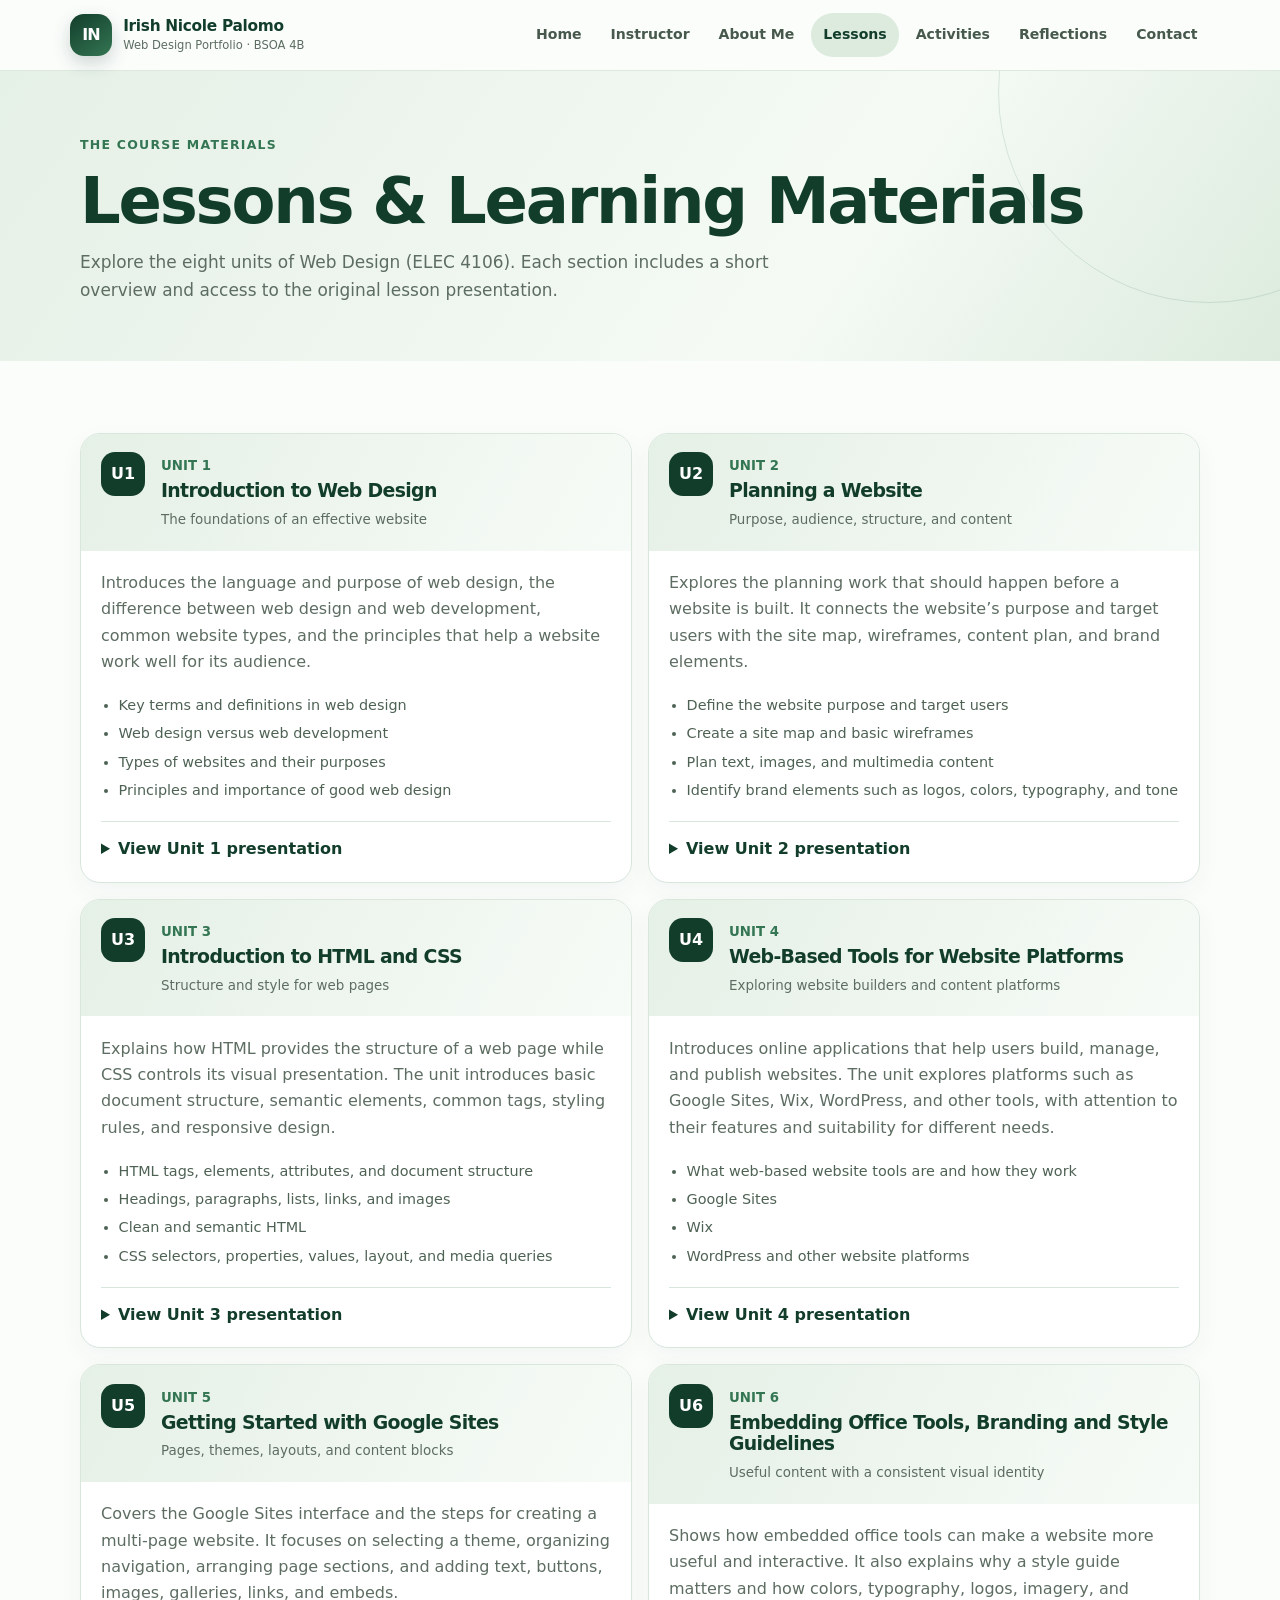
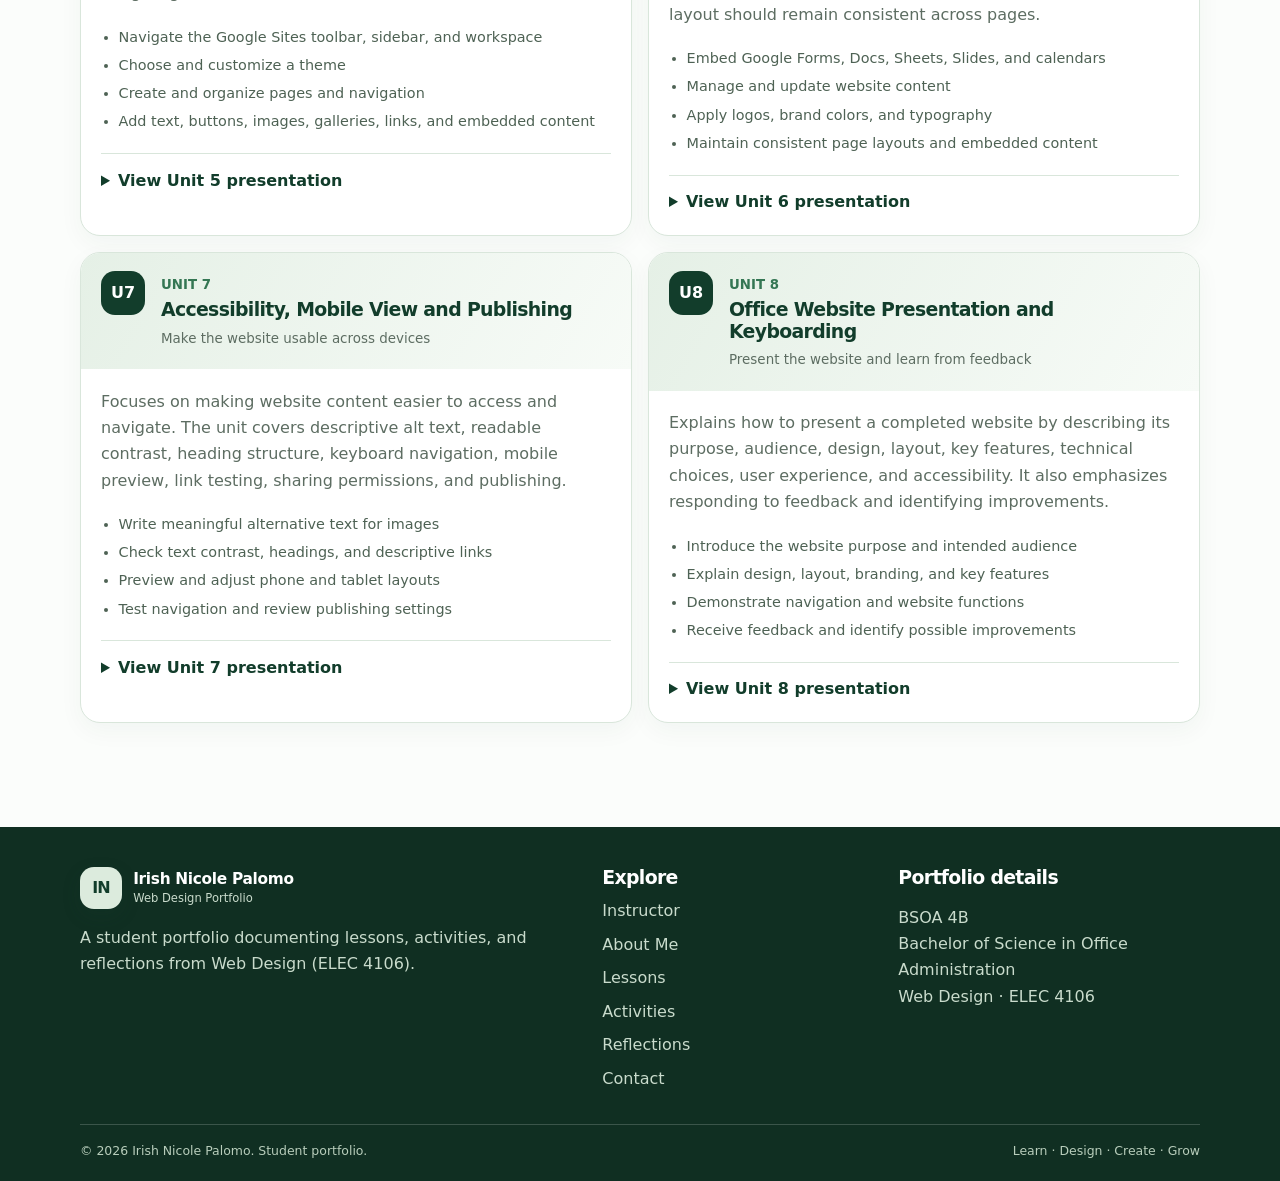
<file: lessons.html>
<!doctype html>
<html lang="en">
<head>
  <meta charset="utf-8">
  <meta name="viewport" content="width=device-width, initial-scale=1">
  <meta name="description" content="Lessons — Irish Nicole Palomo's Web Design Portfolio, BSOA 4B.">
  <meta name="theme-color" content="#123d2b">
  <title>Lessons | Irish Nicole Palomo</title>
  <link rel="stylesheet" href="assets/css/styles.css">
</head>
<body>

<a class="skip-link" href="#main">Skip to main content</a>
<header class="site-header">
  <div class="nav-wrap">
    <a class="brand" href="index.html" aria-label="Irish Nicole Palomo, Web Design Portfolio home">
      <span class="brand-mark" aria-hidden="true">IN</span>
      <span class="brand-copy"><strong>Irish Nicole Palomo</strong><span>Web Design Portfolio · BSOA 4B</span></span>
    </a>
    <button class="menu-toggle" type="button" aria-label="Open navigation" aria-expanded="false" aria-controls="primary-navigation"><span aria-hidden="true">☰</span></button>
    <nav class="nav-links" id="primary-navigation" aria-label="Main navigation"><a href="index.html">Home</a><a href="instructor.html">Instructor</a><a href="about.html">About Me</a><a href="lessons.html" aria-current="page">Lessons</a><a href="activities.html">Activities</a><a href="reflections.html">Reflections</a><a href="contact.html">Contact</a></nav>
  </div>
</header>
<main id="main">

<section class="page-hero"><div class="container"><div class="breadcrumb">The course materials</div><h1>Lessons & Learning Materials</h1><p>Explore the eight units of Web Design (ELEC 4106). Each section includes a short overview and access to the original lesson presentation.</p></div></section>
<section class="section"><div class="container">
  <div class="lesson-grid">
<article class="lesson-card" id="unit-1">
  <div class="lesson-top">
    <div class="unit-number">U1</div>
    <div><small>UNIT 1</small><h3>Introduction to Web Design</h3><span style="color:var(--muted);font-size:.84rem">The foundations of an effective website</span></div>
  </div>
  <div class="lesson-body">
    <p>Introduces the language and purpose of web design, the difference between web design and web development, common website types, and the principles that help a website work well for its audience.</p>
    <ul class="lesson-points"><li>Key terms and definitions in web design</li><li>Web design versus web development</li><li>Types of websites and their purposes</li><li>Principles and importance of good web design</li></ul>
    <details class="lesson-view">
      <summary>View Unit 1 presentation</summary>
      <iframe class="pdf-frame" src="assets/lessons/unit-01-introduction-to-web-design.pdf#view=FitH" title="Unit 1 lesson presentation PDF" loading="lazy"></iframe>
      <div class="lesson-actions">
        <a class="btn btn-primary small-btn" href="assets/lessons/unit-01-introduction-to-web-design.pdf" target="_blank" rel="noopener">Open PDF ↗</a>
        <a class="btn btn-secondary small-btn" href="assets/lessons/unit-01-introduction-to-web-design.pdf" download>Download lesson ↓</a>
      </div>
    </details>
  </div>
</article>
<article class="lesson-card" id="unit-2">
  <div class="lesson-top">
    <div class="unit-number">U2</div>
    <div><small>UNIT 2</small><h3>Planning a Website</h3><span style="color:var(--muted);font-size:.84rem">Purpose, audience, structure, and content</span></div>
  </div>
  <div class="lesson-body">
    <p>Explores the planning work that should happen before a website is built. It connects the website’s purpose and target users with the site map, wireframes, content plan, and brand elements.</p>
    <ul class="lesson-points"><li>Define the website purpose and target users</li><li>Create a site map and basic wireframes</li><li>Plan text, images, and multimedia content</li><li>Identify brand elements such as logos, colors, typography, and tone</li></ul>
    <details class="lesson-view">
      <summary>View Unit 2 presentation</summary>
      <iframe class="pdf-frame" src="assets/lessons/unit-02-planning-a-website.pdf#view=FitH" title="Unit 2 lesson presentation PDF" loading="lazy"></iframe>
      <div class="lesson-actions">
        <a class="btn btn-primary small-btn" href="assets/lessons/unit-02-planning-a-website.pdf" target="_blank" rel="noopener">Open PDF ↗</a>
        <a class="btn btn-secondary small-btn" href="assets/lessons/unit-02-planning-a-website.pdf" download>Download lesson ↓</a>
      </div>
    </details>
  </div>
</article>
<article class="lesson-card" id="unit-3">
  <div class="lesson-top">
    <div class="unit-number">U3</div>
    <div><small>UNIT 3</small><h3>Introduction to HTML and CSS</h3><span style="color:var(--muted);font-size:.84rem">Structure and style for web pages</span></div>
  </div>
  <div class="lesson-body">
    <p>Explains how HTML provides the structure of a web page while CSS controls its visual presentation. The unit introduces basic document structure, semantic elements, common tags, styling rules, and responsive design.</p>
    <ul class="lesson-points"><li>HTML tags, elements, attributes, and document structure</li><li>Headings, paragraphs, lists, links, and images</li><li>Clean and semantic HTML</li><li>CSS selectors, properties, values, layout, and media queries</li></ul>
    <details class="lesson-view">
      <summary>View Unit 3 presentation</summary>
      <iframe class="pdf-frame" src="assets/lessons/unit-03-introduction-to-html-and-css.pdf#view=FitH" title="Unit 3 lesson presentation PDF" loading="lazy"></iframe>
      <div class="lesson-actions">
        <a class="btn btn-primary small-btn" href="assets/lessons/unit-03-introduction-to-html-and-css.pdf" target="_blank" rel="noopener">Open PDF ↗</a>
        <a class="btn btn-secondary small-btn" href="assets/lessons/unit-03-introduction-to-html-and-css.pdf" download>Download lesson ↓</a>
      </div>
    </details>
  </div>
</article>
<article class="lesson-card" id="unit-4">
  <div class="lesson-top">
    <div class="unit-number">U4</div>
    <div><small>UNIT 4</small><h3>Web-Based Tools for Website Platforms</h3><span style="color:var(--muted);font-size:.84rem">Exploring website builders and content platforms</span></div>
  </div>
  <div class="lesson-body">
    <p>Introduces online applications that help users build, manage, and publish websites. The unit explores platforms such as Google Sites, Wix, WordPress, and other tools, with attention to their features and suitability for different needs.</p>
    <ul class="lesson-points"><li>What web-based website tools are and how they work</li><li>Google Sites</li><li>Wix</li><li>WordPress and other website platforms</li></ul>
    <details class="lesson-view">
      <summary>View Unit 4 presentation</summary>
      <iframe class="pdf-frame" src="assets/lessons/unit-04-web-based-tools-for-website-platforms.pdf#view=FitH" title="Unit 4 lesson presentation PDF" loading="lazy"></iframe>
      <div class="lesson-actions">
        <a class="btn btn-primary small-btn" href="assets/lessons/unit-04-web-based-tools-for-website-platforms.pdf" target="_blank" rel="noopener">Open PDF ↗</a>
        <a class="btn btn-secondary small-btn" href="assets/lessons/unit-04-web-based-tools-for-website-platforms.pdf" download>Download lesson ↓</a>
      </div>
    </details>
  </div>
</article>
<article class="lesson-card" id="unit-5">
  <div class="lesson-top">
    <div class="unit-number">U5</div>
    <div><small>UNIT 5</small><h3>Getting Started with Google Sites</h3><span style="color:var(--muted);font-size:.84rem">Pages, themes, layouts, and content blocks</span></div>
  </div>
  <div class="lesson-body">
    <p>Covers the Google Sites interface and the steps for creating a multi-page website. It focuses on selecting a theme, organizing navigation, arranging page sections, and adding text, buttons, images, galleries, links, and embeds.</p>
    <ul class="lesson-points"><li>Navigate the Google Sites toolbar, sidebar, and workspace</li><li>Choose and customize a theme</li><li>Create and organize pages and navigation</li><li>Add text, buttons, images, galleries, links, and embedded content</li></ul>
    <details class="lesson-view">
      <summary>View Unit 5 presentation</summary>
      <iframe class="pdf-frame" src="assets/lessons/unit-05-getting-started-with-google-sites.pdf#view=FitH" title="Unit 5 lesson presentation PDF" loading="lazy"></iframe>
      <div class="lesson-actions">
        <a class="btn btn-primary small-btn" href="assets/lessons/unit-05-getting-started-with-google-sites.pdf" target="_blank" rel="noopener">Open PDF ↗</a>
        <a class="btn btn-secondary small-btn" href="assets/lessons/unit-05-getting-started-with-google-sites.pdf" download>Download lesson ↓</a>
      </div>
    </details>
  </div>
</article>
<article class="lesson-card" id="unit-6">
  <div class="lesson-top">
    <div class="unit-number">U6</div>
    <div><small>UNIT 6</small><h3>Embedding Office Tools, Branding and Style Guidelines</h3><span style="color:var(--muted);font-size:.84rem">Useful content with a consistent visual identity</span></div>
  </div>
  <div class="lesson-body">
    <p>Shows how embedded office tools can make a website more useful and interactive. It also explains why a style guide matters and how colors, typography, logos, imagery, and layout should remain consistent across pages.</p>
    <ul class="lesson-points"><li>Embed Google Forms, Docs, Sheets, Slides, and calendars</li><li>Manage and update website content</li><li>Apply logos, brand colors, and typography</li><li>Maintain consistent page layouts and embedded content</li></ul>
    <details class="lesson-view">
      <summary>View Unit 6 presentation</summary>
      <iframe class="pdf-frame" src="assets/lessons/unit-06-embedding-office-tools-branding-style.pdf#view=FitH" title="Unit 6 lesson presentation PDF" loading="lazy"></iframe>
      <div class="lesson-actions">
        <a class="btn btn-primary small-btn" href="assets/lessons/unit-06-embedding-office-tools-branding-style.pdf" target="_blank" rel="noopener">Open PDF ↗</a>
        <a class="btn btn-secondary small-btn" href="assets/lessons/unit-06-embedding-office-tools-branding-style.pdf" download>Download lesson ↓</a>
      </div>
    </details>
  </div>
</article>
<article class="lesson-card" id="unit-7">
  <div class="lesson-top">
    <div class="unit-number">U7</div>
    <div><small>UNIT 7</small><h3>Accessibility, Mobile View and Publishing</h3><span style="color:var(--muted);font-size:.84rem">Make the website usable across devices</span></div>
  </div>
  <div class="lesson-body">
    <p>Focuses on making website content easier to access and navigate. The unit covers descriptive alt text, readable contrast, heading structure, keyboard navigation, mobile preview, link testing, sharing permissions, and publishing.</p>
    <ul class="lesson-points"><li>Write meaningful alternative text for images</li><li>Check text contrast, headings, and descriptive links</li><li>Preview and adjust phone and tablet layouts</li><li>Test navigation and review publishing settings</li></ul>
    <details class="lesson-view">
      <summary>View Unit 7 presentation</summary>
      <iframe class="pdf-frame" src="assets/lessons/unit-07-accessibility-mobile-view-publishing.pdf#view=FitH" title="Unit 7 lesson presentation PDF" loading="lazy"></iframe>
      <div class="lesson-actions">
        <a class="btn btn-primary small-btn" href="assets/lessons/unit-07-accessibility-mobile-view-publishing.pdf" target="_blank" rel="noopener">Open PDF ↗</a>
        <a class="btn btn-secondary small-btn" href="assets/lessons/unit-07-accessibility-mobile-view-publishing.pdf" download>Download lesson ↓</a>
      </div>
    </details>
  </div>
</article>
<article class="lesson-card" id="unit-8">
  <div class="lesson-top">
    <div class="unit-number">U8</div>
    <div><small>UNIT 8</small><h3>Office Website Presentation and Keyboarding</h3><span style="color:var(--muted);font-size:.84rem">Present the website and learn from feedback</span></div>
  </div>
  <div class="lesson-body">
    <p>Explains how to present a completed website by describing its purpose, audience, design, layout, key features, technical choices, user experience, and accessibility. It also emphasizes responding to feedback and identifying improvements.</p>
    <ul class="lesson-points"><li>Introduce the website purpose and intended audience</li><li>Explain design, layout, branding, and key features</li><li>Demonstrate navigation and website functions</li><li>Receive feedback and identify possible improvements</li></ul>
    <details class="lesson-view">
      <summary>View Unit 8 presentation</summary>
      <iframe class="pdf-frame" src="assets/lessons/unit-08-office-website-presentation.pdf#view=FitH" title="Unit 8 lesson presentation PDF" loading="lazy"></iframe>
      <div class="lesson-actions">
        <a class="btn btn-primary small-btn" href="assets/lessons/unit-08-office-website-presentation.pdf" target="_blank" rel="noopener">Open PDF ↗</a>
        <a class="btn btn-secondary small-btn" href="assets/lessons/unit-08-office-website-presentation.pdf" download>Download lesson ↓</a>
      </div>
    </details>
  </div>
</article></div>
</div></section>

</main>

<footer class="site-footer">
  <div class="container">
    <div class="footer-grid">
      <div>
        <div class="brand" style="margin-bottom:.8rem">
          <span class="brand-mark" style="background:#dcebdd;color:#123d2b">IN</span>
          <span class="brand-copy"><strong style="color:#fff">Irish Nicole Palomo</strong><span style="color:#c9dbcc">Web Design Portfolio</span></span>
        </div>
        <p>A student portfolio documenting lessons, activities, and reflections from Web Design (ELEC 4106).</p>
      </div>
      <div>
        <h3>Explore</h3>
        <div class="footer-links"><a href="instructor.html">Instructor</a><a href="about.html">About Me</a><a href="lessons.html">Lessons</a><a href="activities.html">Activities</a><a href="reflections.html">Reflections</a><a href="contact.html">Contact</a></div>
      </div>
      <div>
        <h3>Portfolio details</h3>
        <p>BSOA 4B<br>Bachelor of Science in Office Administration<br>Web Design · ELEC 4106</p>
      </div>
    </div>
    <div class="footer-bottom"><span>© 2026 Irish Nicole Palomo. Student portfolio.</span><span>Learn · Design · Create · Grow</span></div>
  </div>
</footer>
<script src="assets/js/main.js"></script>
</body>
</html>
</file>
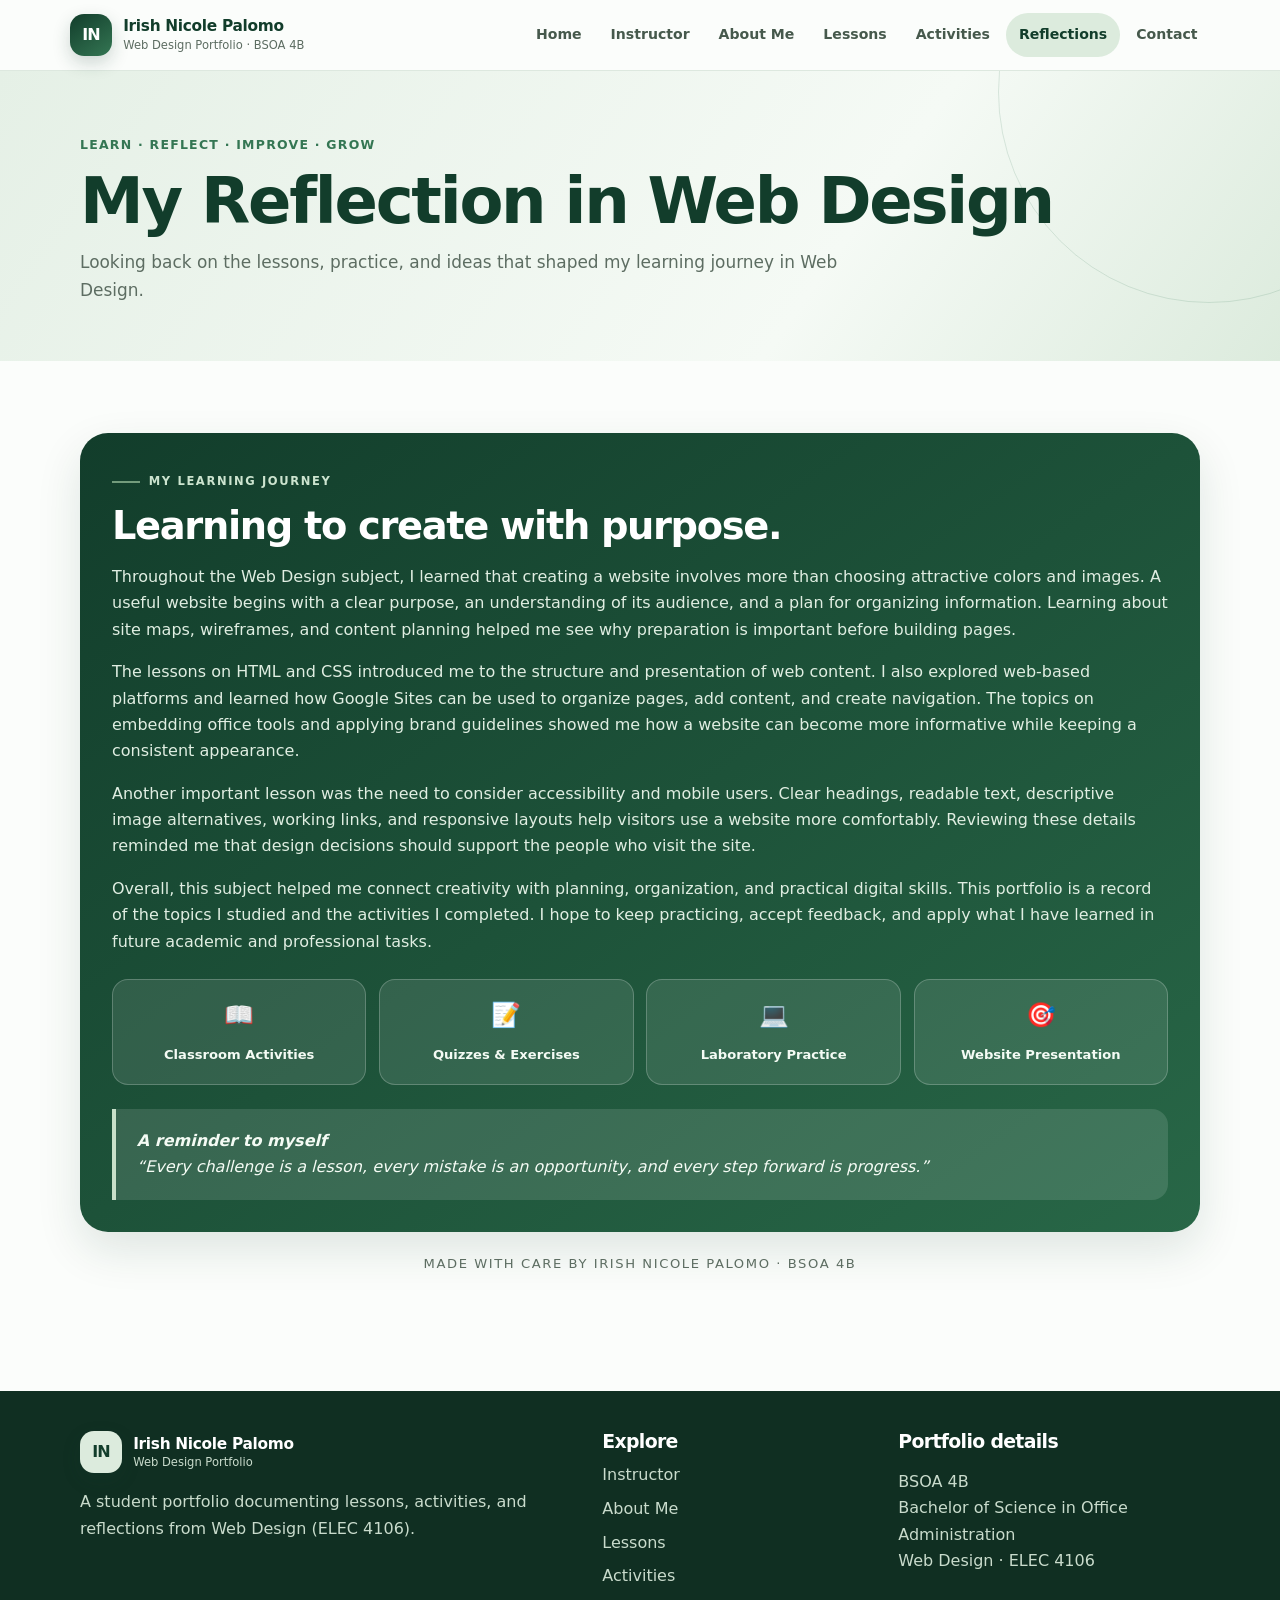
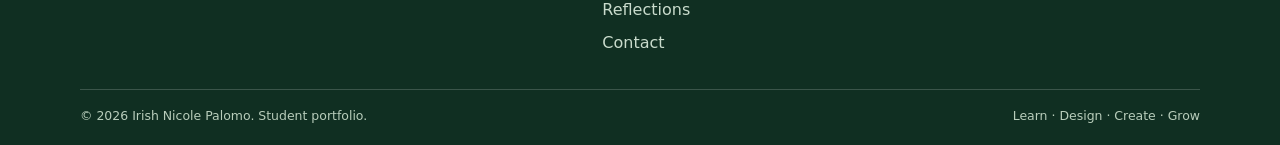
<file: reflections.html>
<!doctype html>
<html lang="en">
<head>
  <meta charset="utf-8">
  <meta name="viewport" content="width=device-width, initial-scale=1">
  <meta name="description" content="Reflections — Irish Nicole Palomo's Web Design Portfolio, BSOA 4B.">
  <meta name="theme-color" content="#123d2b">
  <title>Reflections | Irish Nicole Palomo</title>
  <link rel="stylesheet" href="assets/css/styles.css">
</head>
<body>

<a class="skip-link" href="#main">Skip to main content</a>
<header class="site-header">
  <div class="nav-wrap">
    <a class="brand" href="index.html" aria-label="Irish Nicole Palomo, Web Design Portfolio home">
      <span class="brand-mark" aria-hidden="true">IN</span>
      <span class="brand-copy"><strong>Irish Nicole Palomo</strong><span>Web Design Portfolio · BSOA 4B</span></span>
    </a>
    <button class="menu-toggle" type="button" aria-label="Open navigation" aria-expanded="false" aria-controls="primary-navigation"><span aria-hidden="true">☰</span></button>
    <nav class="nav-links" id="primary-navigation" aria-label="Main navigation"><a href="index.html">Home</a><a href="instructor.html">Instructor</a><a href="about.html">About Me</a><a href="lessons.html">Lessons</a><a href="activities.html">Activities</a><a href="reflections.html" aria-current="page">Reflections</a><a href="contact.html">Contact</a></nav>
  </div>
</header>
<main id="main">

<section class="page-hero"><div class="container"><div class="breadcrumb">Learn · Reflect · Improve · Grow</div><h1>My Reflection in Web Design</h1><p>Looking back on the lessons, practice, and ideas that shaped my learning journey in Web Design.</p></div></section>
<section class="section"><div class="container">
  <div class="reflection-box">
    <span class="eyebrow" style="color:#cce4cf">My learning journey</span>
    <h2 style="margin-top:.8rem">Learning to create with purpose.</h2>
    <p>Throughout the Web Design subject, I learned that creating a website involves more than choosing attractive colors and images. A useful website begins with a clear purpose, an understanding of its audience, and a plan for organizing information. Learning about site maps, wireframes, and content planning helped me see why preparation is important before building pages.</p>
    <p>The lessons on HTML and CSS introduced me to the structure and presentation of web content. I also explored web-based platforms and learned how Google Sites can be used to organize pages, add content, and create navigation. The topics on embedding office tools and applying brand guidelines showed me how a website can become more informative while keeping a consistent appearance.</p>
    <p>Another important lesson was the need to consider accessibility and mobile users. Clear headings, readable text, descriptive image alternatives, working links, and responsive layouts help visitors use a website more comfortably. Reviewing these details reminded me that design decisions should support the people who visit the site.</p>
    <p>Overall, this subject helped me connect creativity with planning, organization, and practical digital skills. This portfolio is a record of the topics I studied and the activities I completed. I hope to keep practicing, accept feedback, and apply what I have learned in future academic and professional tasks.</p>
    <div class="reflection-grid">
      <div class="reflection-chip"><span aria-hidden="true">📖</span><strong>Classroom Activities</strong></div>
      <div class="reflection-chip"><span aria-hidden="true">📝</span><strong>Quizzes & Exercises</strong></div>
      <div class="reflection-chip"><span aria-hidden="true">💻</span><strong>Laboratory Practice</strong></div>
      <div class="reflection-chip"><span aria-hidden="true">🎯</span><strong>Website Presentation</strong></div>
    </div>
    <div class="reminder"><strong>A reminder to myself</strong><br>“Every challenge is a lesson, every mistake is an opportunity, and every step forward is progress.”</div>
  </div>
  <p class="center" style="color:var(--muted);font-size:.82rem;margin-top:1.3rem;letter-spacing:.12em;text-transform:uppercase">Made with care by Irish Nicole Palomo · BSOA 4B</p>
</div></section>

</main>

<footer class="site-footer">
  <div class="container">
    <div class="footer-grid">
      <div>
        <div class="brand" style="margin-bottom:.8rem">
          <span class="brand-mark" style="background:#dcebdd;color:#123d2b">IN</span>
          <span class="brand-copy"><strong style="color:#fff">Irish Nicole Palomo</strong><span style="color:#c9dbcc">Web Design Portfolio</span></span>
        </div>
        <p>A student portfolio documenting lessons, activities, and reflections from Web Design (ELEC 4106).</p>
      </div>
      <div>
        <h3>Explore</h3>
        <div class="footer-links"><a href="instructor.html">Instructor</a><a href="about.html">About Me</a><a href="lessons.html">Lessons</a><a href="activities.html">Activities</a><a href="reflections.html">Reflections</a><a href="contact.html">Contact</a></div>
      </div>
      <div>
        <h3>Portfolio details</h3>
        <p>BSOA 4B<br>Bachelor of Science in Office Administration<br>Web Design · ELEC 4106</p>
      </div>
    </div>
    <div class="footer-bottom"><span>© 2026 Irish Nicole Palomo. Student portfolio.</span><span>Learn · Design · Create · Grow</span></div>
  </div>
</footer>
<script src="assets/js/main.js"></script>
</body>
</html>
</file>
<file: assets/css/styles.css>
:root{
  --forest:#123d2b;
  --forest-2:#1c573d;
  --leaf:#347653;
  --sage:#739b7c;
  --mint:#dcebdd;
  --pale:#eff6ef;
  --paper:#fbfdfb;
  --ink:#1d2c23;
  --muted:#5d6d62;
  --line:#d9e6db;
  --white:#fff;
  --shadow:0 18px 45px rgba(18,61,43,.12);
  --radius:24px;
}
*{box-sizing:border-box}
html{scroll-behavior:smooth}
body{margin:0;background:var(--paper);color:var(--ink);font-family:Inter,ui-sans-serif,system-ui,-apple-system,"Segoe UI",sans-serif;line-height:1.65}
img{max-width:100%;display:block}
a{color:inherit}
:focus-visible{outline:3px solid #78a986;outline-offset:3px;border-radius:6px}
.skip-link{position:absolute;left:-9999px;top:1rem;background:#fff;color:var(--forest);padding:.75rem 1rem;border-radius:10px;z-index:1000}
.skip-link:focus{left:1rem}
.site-header{position:sticky;top:0;z-index:100;background:rgba(251,253,251,.94);backdrop-filter:blur(14px);border-bottom:1px solid rgba(217,230,219,.85)}
.nav-wrap{max-width:1180px;margin:auto;padding:.8rem 1.25rem;display:flex;align-items:center;justify-content:space-between;gap:1rem}
.brand{display:flex;align-items:center;gap:.7rem;text-decoration:none;min-width:0}
.brand-mark{width:42px;height:42px;border-radius:14px;background:linear-gradient(145deg,var(--forest),var(--leaf));display:grid;place-items:center;color:white;font-weight:850;letter-spacing:-.06em;box-shadow:0 7px 18px rgba(18,61,43,.2)}
.brand-copy{display:flex;flex-direction:column;line-height:1.2}
.brand-copy strong{font-size:.96rem;color:var(--forest);letter-spacing:-.02em}
.brand-copy span{font-size:.72rem;color:var(--muted);margin-top:.2rem}
.nav-links{display:flex;align-items:center;gap:.25rem}
.nav-links a{padding:.65rem .78rem;border-radius:999px;text-decoration:none;color:#46594c;font-size:.88rem;font-weight:650;transition:.2s}
.nav-links a:hover,.nav-links a[aria-current="page"]{background:var(--mint);color:var(--forest)}
.menu-toggle{display:none;width:44px;height:44px;align-items:center;justify-content:center;border:1px solid var(--line);background:#fff;color:var(--forest);border-radius:12px;padding:0;font-size:1.55rem;line-height:1;font-weight:700;cursor:pointer}
main{overflow:hidden}
.container{width:min(1120px,calc(100% - 2.5rem));margin-inline:auto}
.hero{position:relative;padding:5.3rem 0 4.5rem;background:radial-gradient(circle at 80% 18%,rgba(185,218,190,.45),transparent 26%),linear-gradient(130deg,#f1f7f1 0%,#e1eee3 52%,#f9fcf8 100%);isolation:isolate}
.hero:before,.page-hero:before{content:"";position:absolute;width:420px;height:420px;border:1px solid rgba(52,118,83,.15);border-radius:50%;right:-140px;top:-190px;z-index:-1}
.hero:after{content:"";position:absolute;width:260px;height:260px;border:1px solid rgba(52,118,83,.14);border-radius:50%;left:-140px;bottom:-160px;z-index:-1}
.hero-grid{display:grid;grid-template-columns:1.15fr .85fr;align-items:center;gap:4rem}
.eyebrow{display:inline-flex;align-items:center;gap:.55rem;color:var(--leaf);font-weight:800;text-transform:uppercase;letter-spacing:.14em;font-size:.72rem}
.eyebrow:before{content:"";width:28px;height:2px;background:var(--sage)}
h1,h2,h3{line-height:1.14;letter-spacing:-.035em;color:var(--forest)}
h1{font-size:clamp(2.7rem,6vw,5.2rem);margin:.85rem 0 1.2rem}
h2{font-size:clamp(1.8rem,3vw,2.65rem);margin:0 0 1rem}
h3{font-size:1.18rem;margin:0 0 .6rem}
.lead{font-size:1.12rem;line-height:1.75;color:#4e6254;max-width:650px}
.hero-actions{display:flex;flex-wrap:wrap;gap:.8rem;margin-top:1.8rem}
.btn{display:inline-flex;align-items:center;justify-content:center;gap:.55rem;padding:.9rem 1.2rem;border-radius:999px;text-decoration:none;font-weight:750;font-size:.92rem;border:1px solid transparent;transition:transform .2s,box-shadow .2s,background .2s}
.btn:hover{transform:translateY(-2px)}
.btn-primary{background:var(--forest);color:white;box-shadow:0 10px 24px rgba(18,61,43,.2)}
.btn-primary:hover{background:var(--forest-2)}
.btn-secondary{background:white;border-color:var(--line);color:var(--forest)}
.hero-photo-wrap{position:relative;max-width:390px;margin-inline:auto}
.hero-photo{width:100%;aspect-ratio:4/5;object-fit:cover;object-position:center 30%;border-radius:46% 46% 28px 28px;border:9px solid rgba(255,255,255,.78);box-shadow:var(--shadow)}
.photo-tag{position:absolute;bottom:1.4rem;left:-1.3rem;background:var(--forest);color:#fff;border-radius:16px;padding:.85rem 1.1rem;box-shadow:var(--shadow)}
.photo-tag strong{display:block;font-size:.95rem}
.photo-tag span{font-size:.75rem;color:#d7e8da}
.section{padding:4.5rem 0}
.section-soft{background:var(--pale)}
.section-heading{max-width:720px;margin-bottom:2rem}
.section-heading p{color:var(--muted);margin:.4rem 0 0}
.grid-3{display:grid;grid-template-columns:repeat(3,1fr);gap:1.1rem}
.grid-2{display:grid;grid-template-columns:repeat(2,1fr);gap:1.3rem}
.card{background:#fff;border:1px solid var(--line);border-radius:var(--radius);padding:1.45rem;box-shadow:0 8px 24px rgba(18,61,43,.045)}
.card-icon{width:48px;height:48px;border-radius:15px;background:var(--mint);color:var(--forest);display:grid;place-items:center;font-size:1.35rem;margin-bottom:1rem}
.card p{color:var(--muted);margin:.35rem 0 0}
.feature-card{display:flex;flex-direction:column;gap:.75rem;min-height:220px}
.feature-card .text-link{margin-top:auto}
.text-link{display:inline-flex;align-items:center;gap:.4rem;color:var(--leaf);font-weight:800;text-decoration:none}
.text-link:hover{text-decoration:underline}
.page-hero{position:relative;isolation:isolate;padding:4rem 0 3.5rem;background:linear-gradient(125deg,#e5f0e6,#f5faf5 65%,#dcebdd)}
.page-hero .container{position:relative}
.page-hero h1{font-size:clamp(2.35rem,5vw,4rem);margin:.6rem 0 .7rem}
.page-hero p{max-width:760px;color:var(--muted);font-size:1.06rem;margin:0}
.breadcrumb{font-size:.78rem;color:var(--leaf);font-weight:800;letter-spacing:.1em;text-transform:uppercase}
.split{display:grid;grid-template-columns:.85fr 1.15fr;gap:3rem;align-items:center}
.portrait-card{background:linear-gradient(145deg,#dcebdd,#f8fbf8);border-radius:28px;padding:1rem;box-shadow:var(--shadow)}
.portrait-card img{width:100%;aspect-ratio:4/5;object-fit:cover;object-position:center 24%;border-radius:20px}
.info-list{list-style:none;padding:0;margin:1.2rem 0 0;display:grid;gap:.7rem}
.info-list li{display:flex;gap:.7rem;color:var(--muted)}
.info-list li:before{content:"✓";font-weight:900;color:var(--leaf)}
.quote{border-left:4px solid var(--sage);padding:1rem 1.2rem;background:var(--pale);border-radius:0 16px 16px 0;color:var(--forest);font-weight:650;margin:1.5rem 0 0}
.stat-row{display:grid;grid-template-columns:repeat(3,1fr);gap:.8rem;margin-top:1.5rem}
.stat{padding:1rem;background:#fff;border:1px solid var(--line);border-radius:16px}
.stat strong{display:block;color:var(--forest);font-size:1.25rem}
.stat span{font-size:.78rem;color:var(--muted)}
.gallery{display:grid;grid-template-columns:repeat(3,1fr);gap:1rem}
.gallery figure{margin:0;background:white;border:1px solid var(--line);border-radius:20px;overflow:hidden;box-shadow:0 8px 24px rgba(18,61,43,.06)}
.gallery img{width:100%;height:245px;object-fit:cover}
.gallery figcaption{padding:.85rem 1rem;color:var(--muted);font-size:.88rem}
.family-gallery{display:grid;grid-template-columns:repeat(2,1fr);gap:1.1rem}
.family-gallery img{width:100%;height:330px;object-fit:cover;border-radius:20px;border:6px solid white;box-shadow:var(--shadow)}
.lesson-grid{display:grid;grid-template-columns:repeat(2,1fr);gap:1rem}
.lesson-card{background:white;border:1px solid var(--line);border-radius:20px;overflow:hidden;display:flex;flex-direction:column;box-shadow:0 8px 24px rgba(18,61,43,.045)}
.lesson-top{padding:1.15rem 1.25rem;background:linear-gradient(120deg,#e5f0e6,#f7fbf7);display:flex;align-items:flex-start;gap:1rem}
.unit-number{flex:0 0 44px;width:44px;height:44px;display:grid;place-items:center;background:var(--forest);color:white;border-radius:14px;font-weight:850}
.lesson-top h3{margin:.1rem 0 .25rem}
.lesson-top small{color:var(--leaf);font-weight:750}
.lesson-body{padding:1.2rem 1.25rem;display:flex;flex-direction:column;gap:.9rem;flex:1}
.lesson-body p{color:var(--muted);margin:0}
.lesson-points{padding-left:1.1rem;margin:0;color:#4e6254;font-size:.9rem}
.lesson-points li{margin:.28rem 0}
details.lesson-view{border-top:1px solid var(--line);padding-top:.85rem}
details summary{cursor:pointer;color:var(--forest);font-weight:800}
.pdf-frame{width:100%;height:420px;border:1px solid var(--line);border-radius:12px;margin-top:.8rem;background:#f3f7f3}
.lesson-actions{display:flex;gap:.65rem;flex-wrap:wrap}
.small-btn{font-size:.82rem;padding:.65rem .9rem}
.activity-grid{display:grid;grid-template-columns:repeat(2,1fr);gap:1.2rem}
.activity-card{background:#fff;border:1px solid var(--line);border-radius:22px;overflow:hidden;box-shadow:0 8px 24px rgba(18,61,43,.06)}
.activity-card img{width:100%;height:280px;object-fit:cover}
.activity-card div{padding:1.05rem 1.2rem}
.activity-card p{margin:.2rem 0 0;color:var(--muted);font-size:.9rem}
.reflection-box{background:linear-gradient(145deg,var(--forest),#286747);color:#f4fbf4;border-radius:28px;padding:2rem;box-shadow:var(--shadow)}
.reflection-box h2,.reflection-box h3{color:white}
.reflection-box p{color:#e0eee2}
.reflection-grid{display:grid;grid-template-columns:repeat(4,1fr);gap:.8rem;margin:1.5rem 0}
.reflection-chip{padding:1rem .75rem;border:1px solid rgba(255,255,255,.22);background:rgba(255,255,255,.1);border-radius:16px;text-align:center}
.reflection-chip span{display:block;font-size:1.5rem;margin-bottom:.35rem}
.reflection-chip strong{font-size:.82rem}
.reminder{background:rgba(255,255,255,.12);border-left:4px solid #c8e0c9;border-radius:0 16px 16px 0;padding:1.2rem 1.3rem;margin-top:1.5rem;font-style:italic}
.contact-layout{display:grid;grid-template-columns:.8fr 1.2fr;gap:1.2rem;align-items:start}
.contact-panel{background:linear-gradient(150deg,var(--forest),#2b704b);color:white;border-radius:24px;padding:1.7rem}
.contact-panel h2,.contact-panel h3{color:white}
.contact-panel p{color:#e1eee4}
.contact-card{background:white;border:1px solid var(--line);border-radius:24px;padding:1.9rem;box-shadow:var(--shadow)}
.contact-card p{color:var(--muted)}
.site-footer{background:#102f22;color:#eaf4eb;padding:2.5rem 0 1.2rem;margin-top:2rem}
.footer-grid{display:grid;grid-template-columns:1.3fr .7fr .8fr;gap:2rem}
.site-footer h2,.site-footer h3{color:#fff}
.site-footer p,.site-footer a{color:#c9dbcc}
.site-footer a{text-decoration:none}
.site-footer a:hover{text-decoration:underline;color:#fff}
.footer-links{display:grid;gap:.45rem}
.footer-bottom{border-top:1px solid rgba(255,255,255,.18);margin-top:2rem;padding-top:1rem;display:flex;justify-content:space-between;gap:1rem;flex-wrap:wrap;color:#b8cdbb;font-size:.78rem}
.pill{display:inline-flex;background:var(--mint);color:var(--forest);border-radius:999px;padding:.35rem .7rem;font-size:.75rem;font-weight:800}
.kicker{color:var(--leaf);font-size:.75rem;font-weight:850;letter-spacing:.12em;text-transform:uppercase}
.center{text-align:center}
.center .section-heading{margin-inline:auto}
.spacer{height:1rem}
@media(max-width:900px){
  .nav-links{gap:0}
  .nav-links a{padding:.55rem .55rem;font-size:.8rem}
  .hero-grid{gap:2rem}
  .gallery{grid-template-columns:repeat(2,1fr)}
  .reflection-grid{grid-template-columns:repeat(2,1fr)}
}
@media(max-width:720px){
  .nav-wrap{padding:.7rem 1rem}
  .menu-toggle{display:inline-flex}
  .nav-links{display:none;position:absolute;top:calc(100% + 1px);left:0;right:0;background:rgba(251,253,251,.98);padding:.7rem 1rem 1rem;border-bottom:1px solid var(--line);box-shadow:0 14px 25px rgba(18,61,43,.08);flex-direction:column;align-items:stretch}
  .nav-links.open{display:flex}
  .nav-links a{padding:.8rem 1rem;font-size:.94rem}
  .hero{padding:3.5rem 0 3rem}
  .hero-grid,.split,.contact-layout{grid-template-columns:1fr;gap:2rem}
  .hero-copy{text-align:center}
  .hero-copy .lead{margin-inline:auto}
  .hero-copy .hero-actions{justify-content:center}
  .hero-photo-wrap{max-width:310px}
  .photo-tag{left:-.3rem}
  .section{padding:3.2rem 0}
  .grid-3,.grid-2,.lesson-grid,.activity-grid{grid-template-columns:1fr}
  .gallery{grid-template-columns:1fr 1fr}
  .gallery img{height:190px}
  .family-gallery{grid-template-columns:1fr}
  .family-gallery img{height:270px}
  .stat-row{grid-template-columns:1fr 1fr}
  .page-hero{padding:3rem 0 2.6rem}
  .footer-grid{grid-template-columns:1fr;gap:1.3rem}
  .pdf-frame{height:360px}
}
@media(max-width:420px){
  .container{width:min(100% - 1.5rem,1120px)}
  .brand-copy strong{font-size:.84rem}
  .brand-copy span{font-size:.66rem}
  .brand-mark{width:38px;height:38px}
  .gallery{grid-template-columns:1fr}
  .gallery img{height:230px}
  .reflection-grid{grid-template-columns:1fr 1fr}
}
@media(prefers-reduced-motion:reduce){html{scroll-behavior:auto}*,*:before,*:after{transition:none!important;animation:none!important}}
</file>
